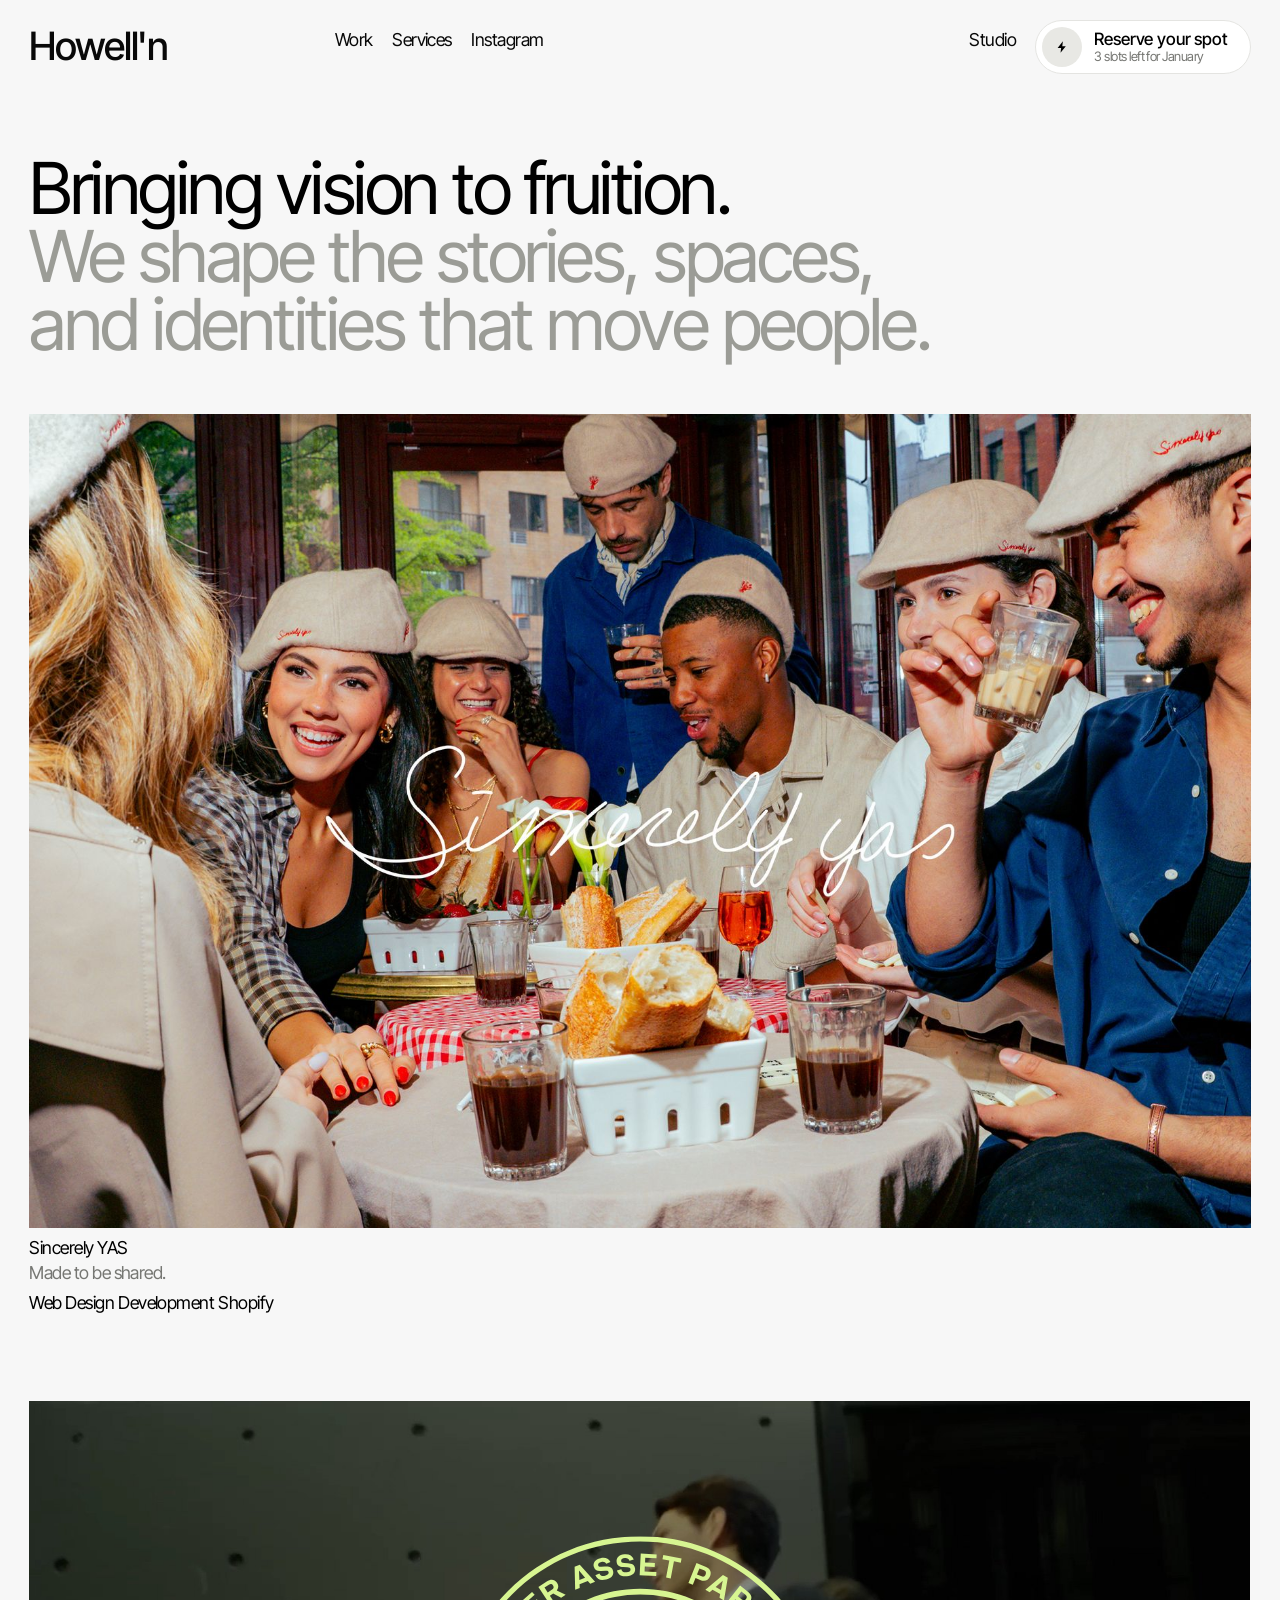
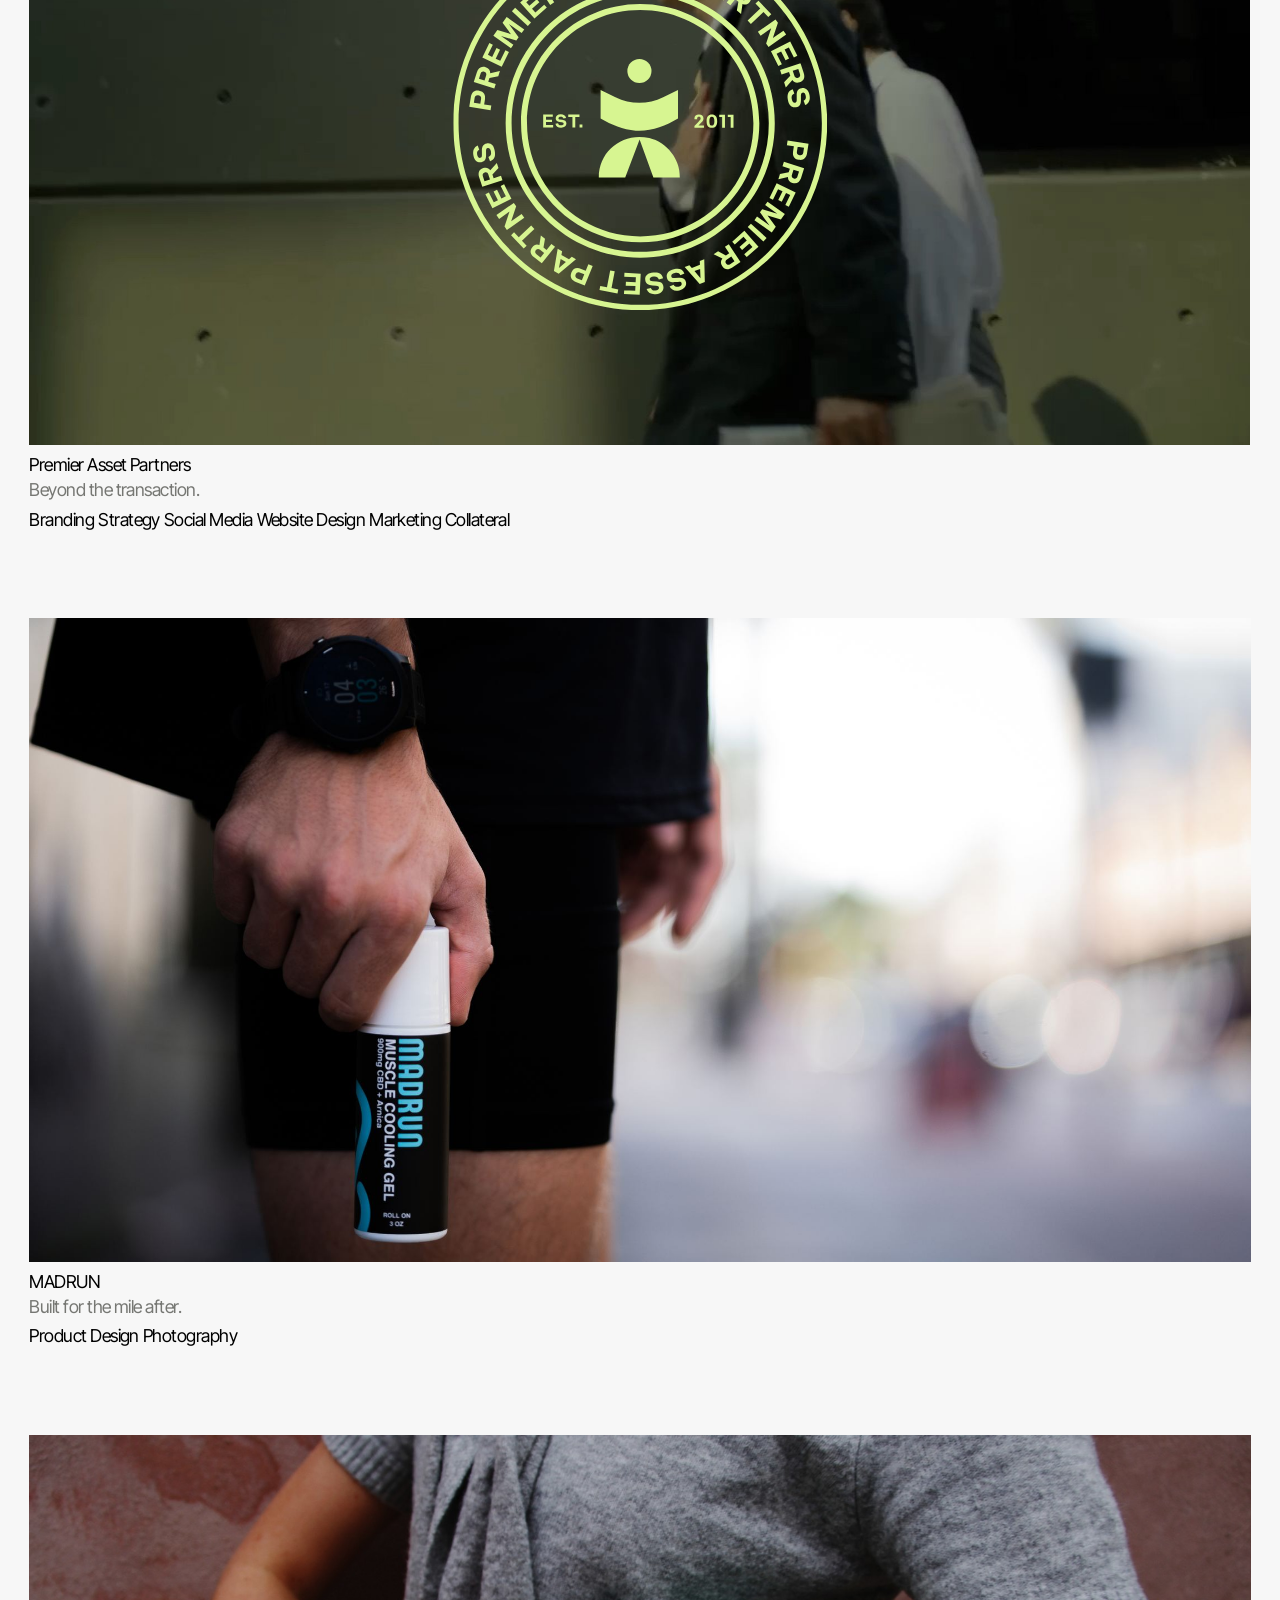
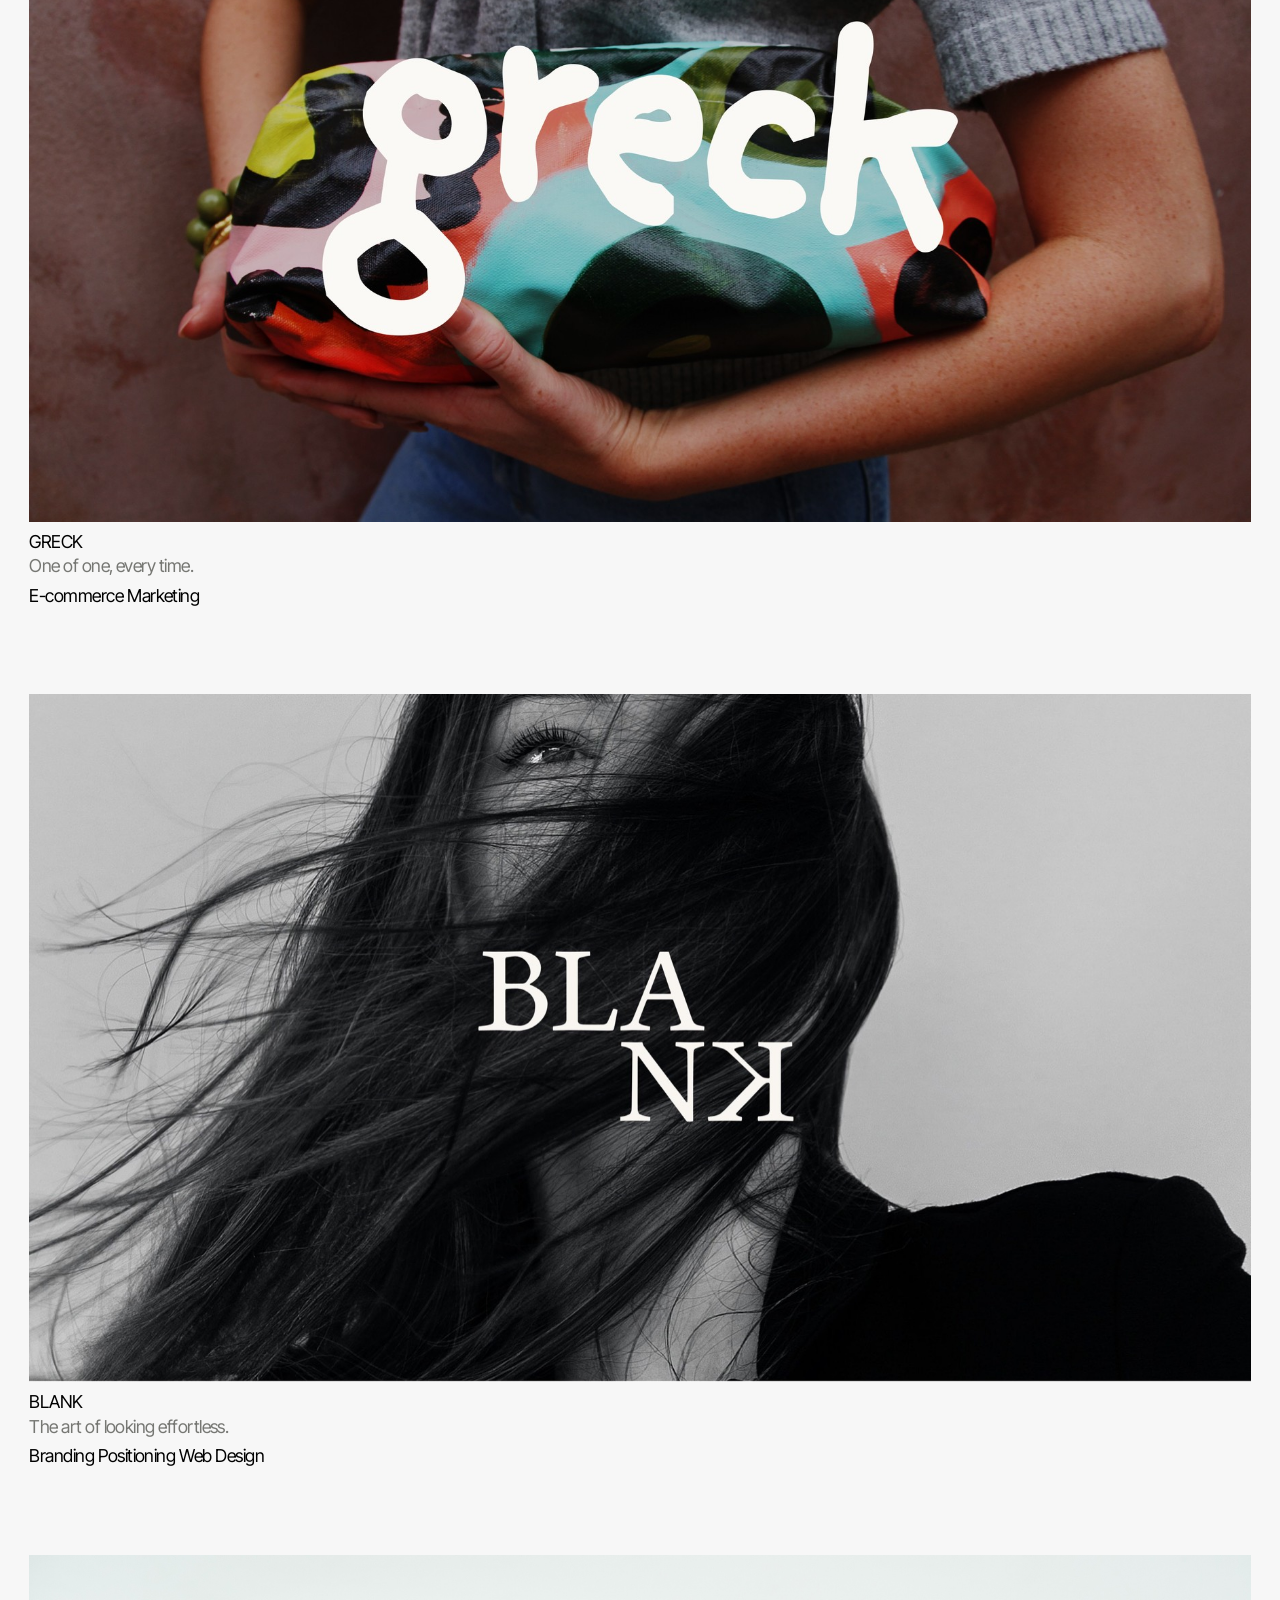
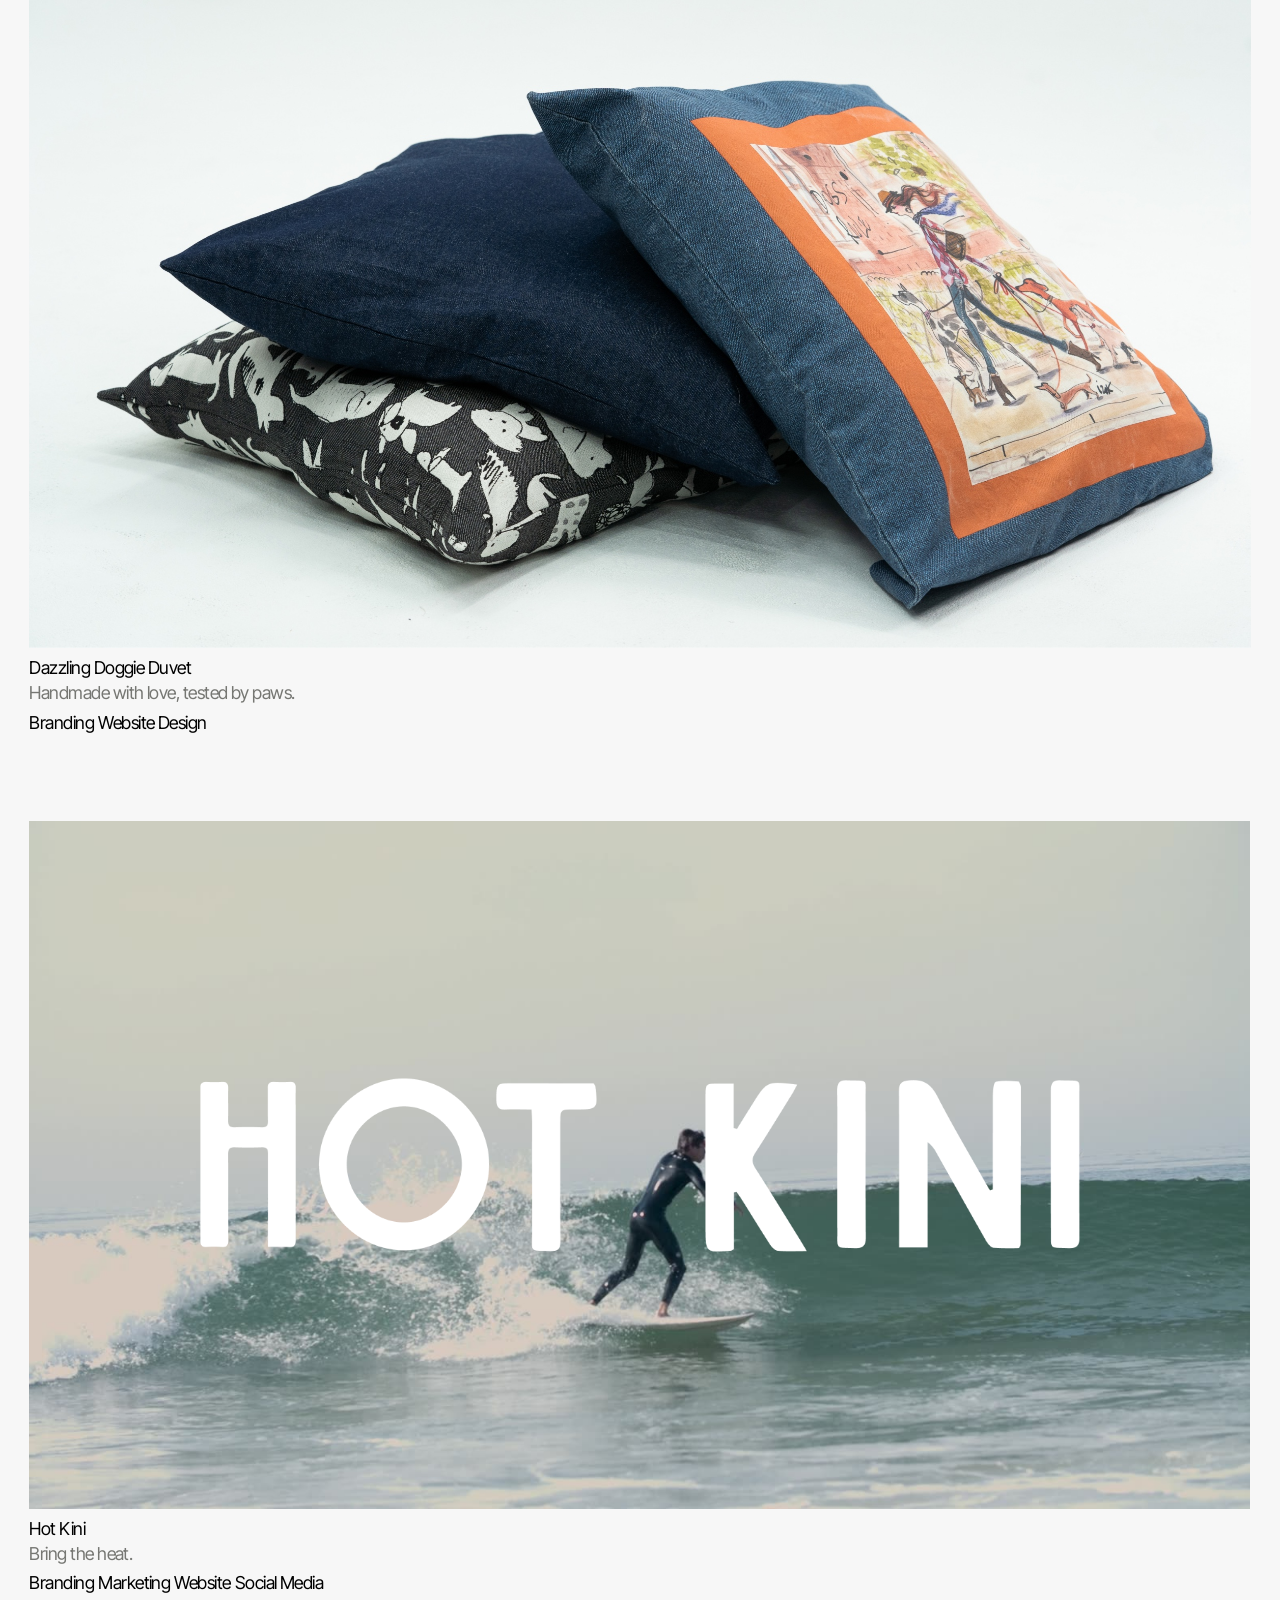
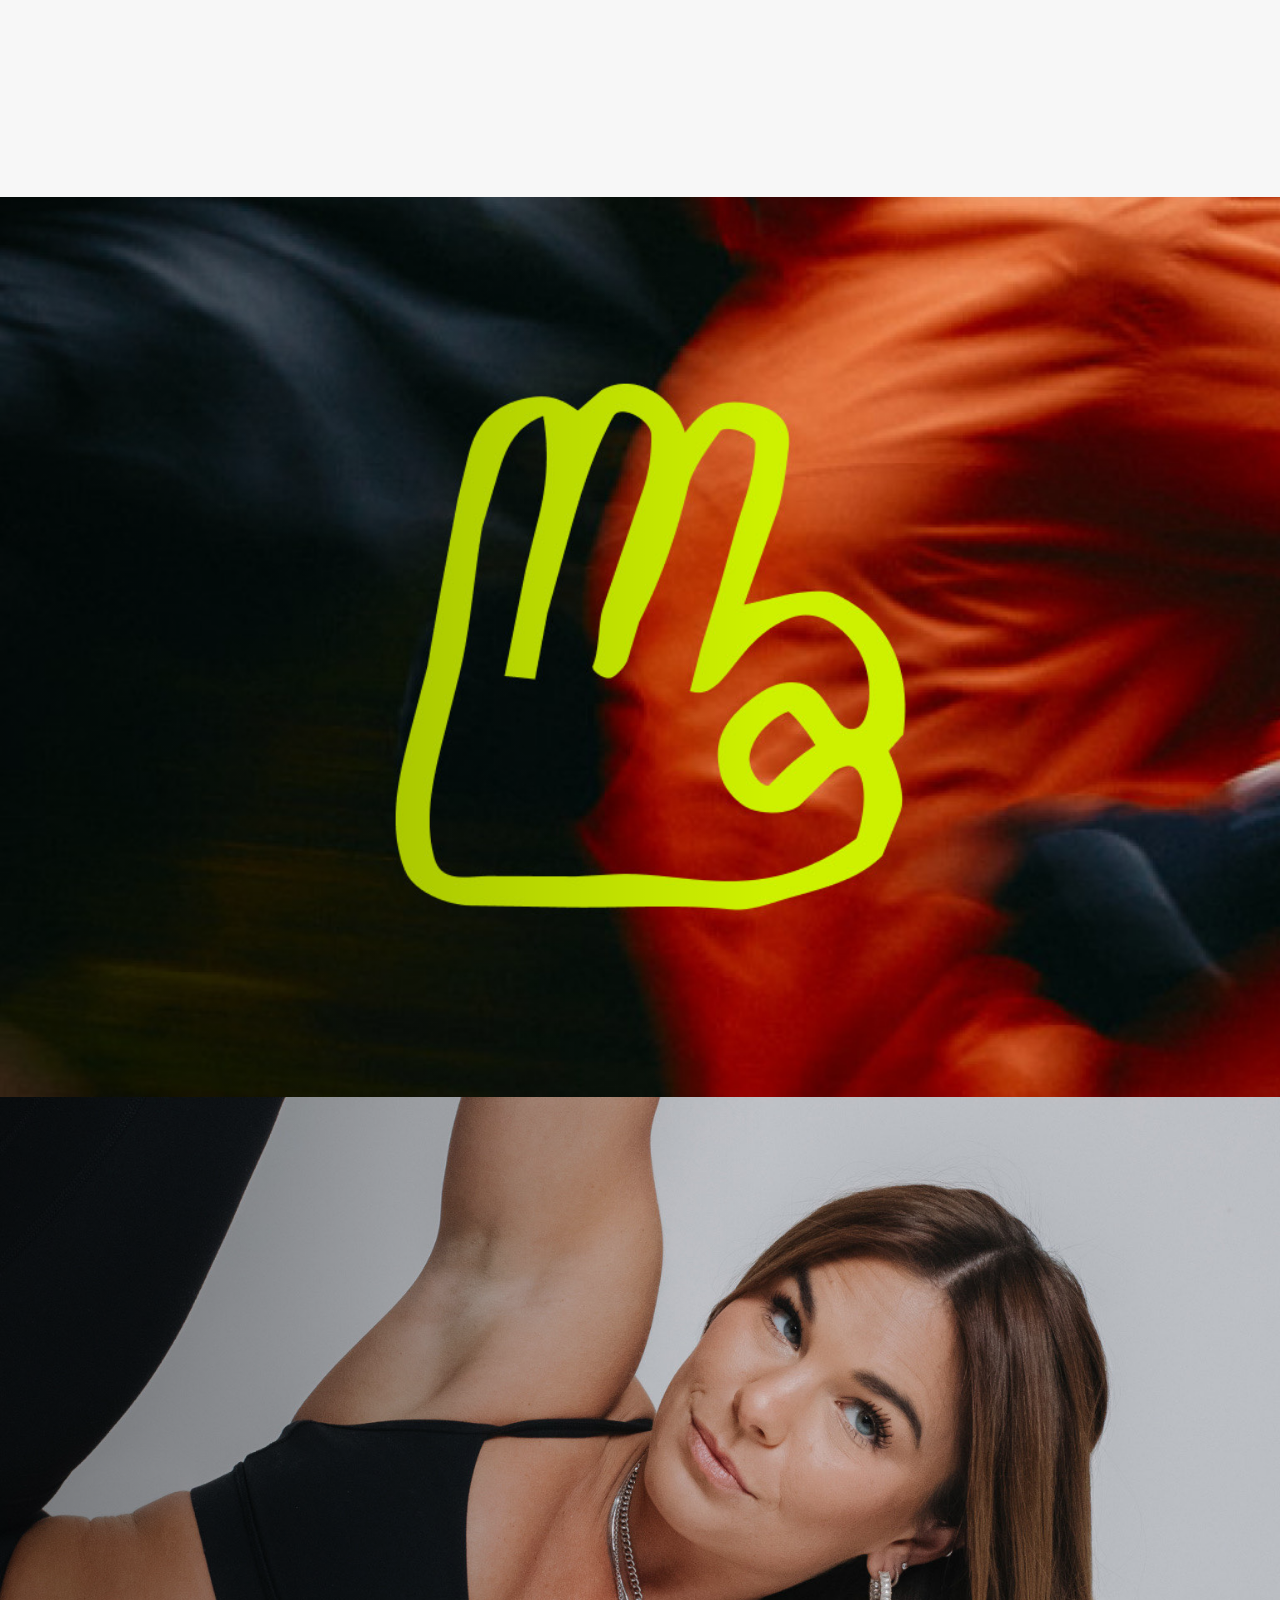
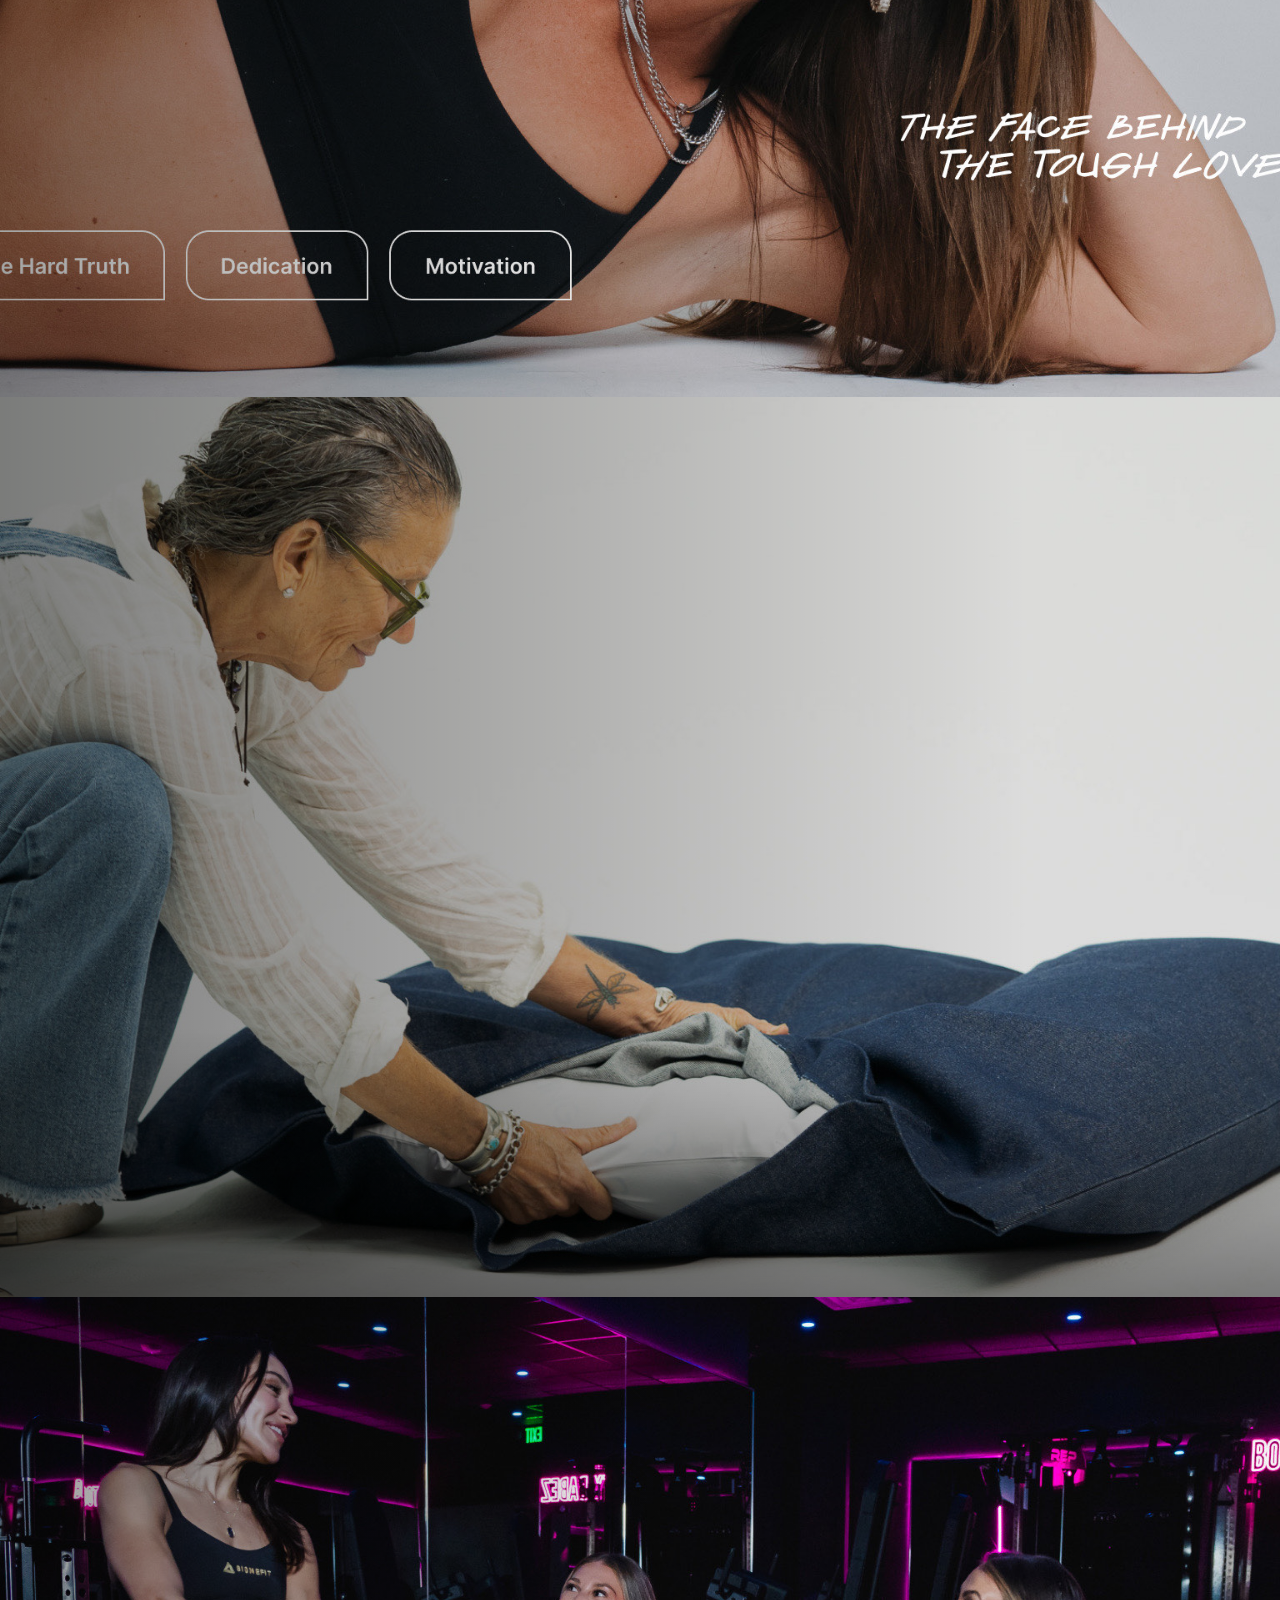
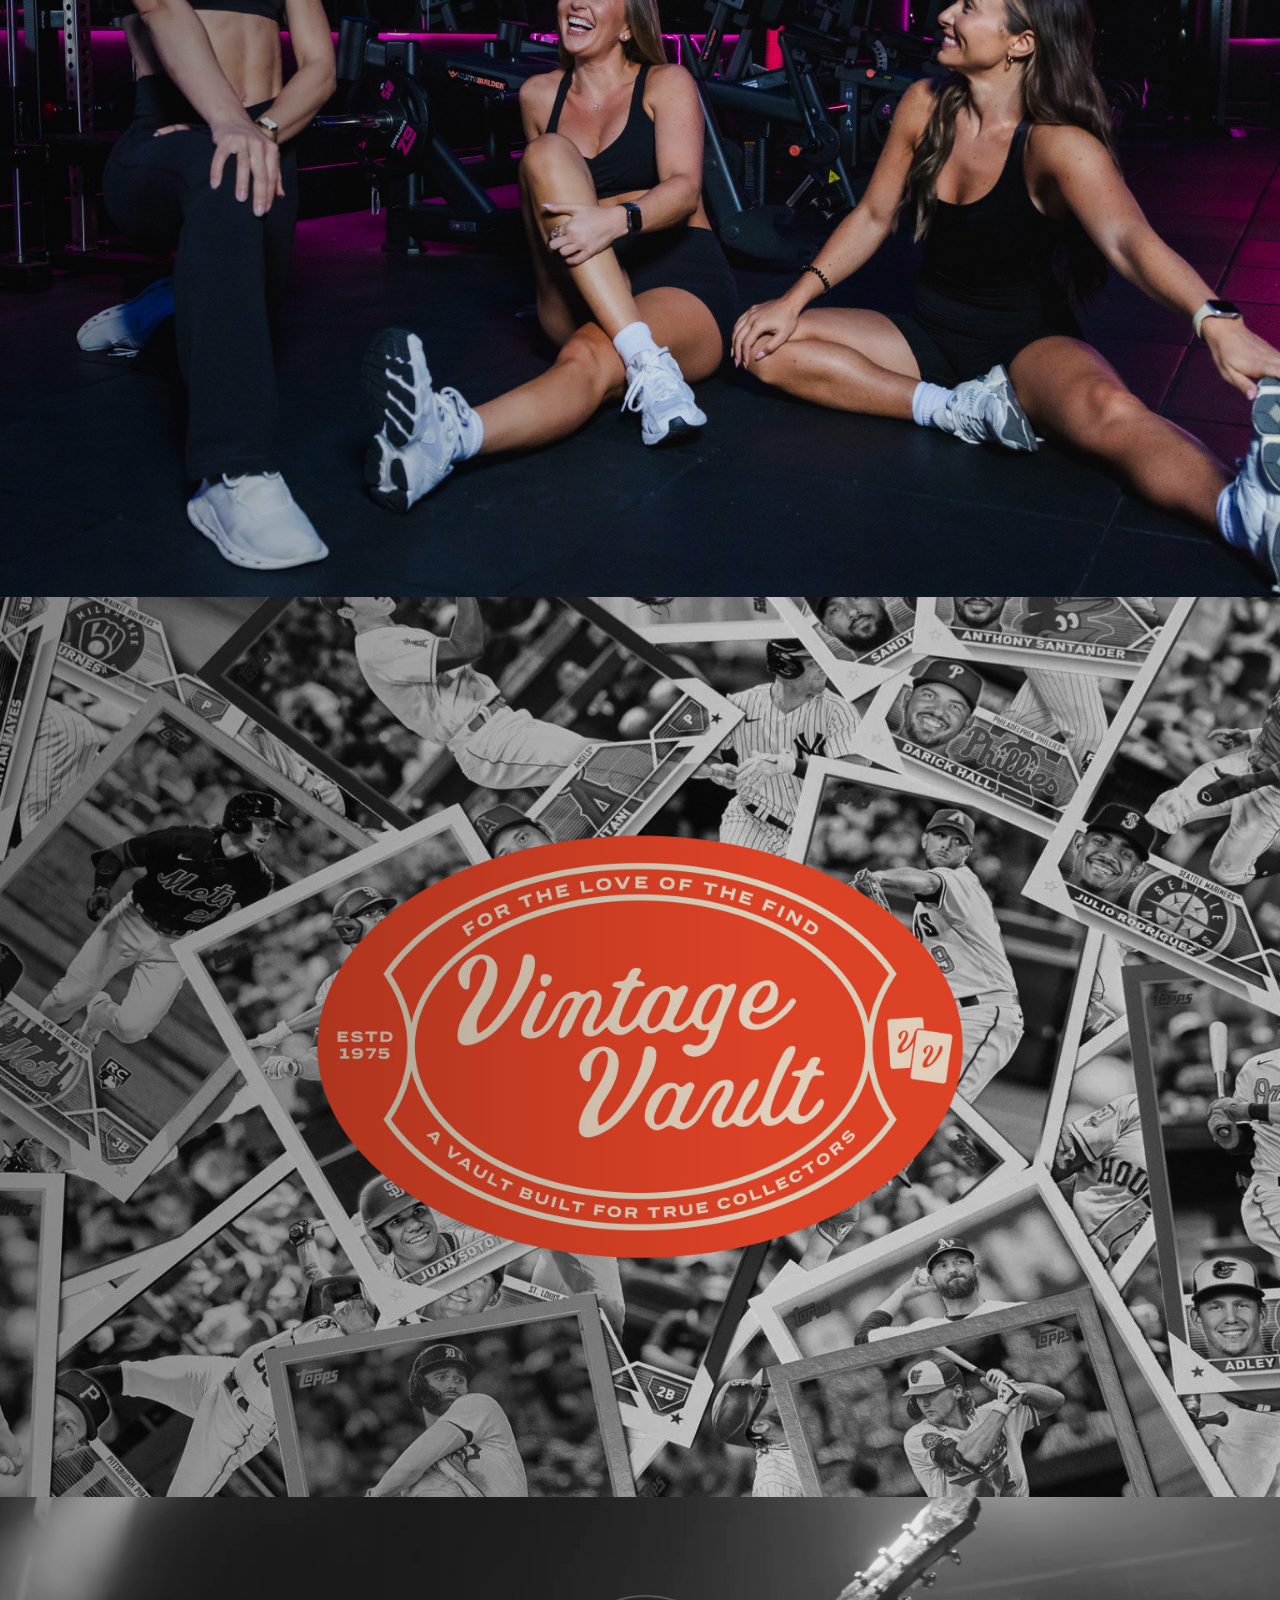
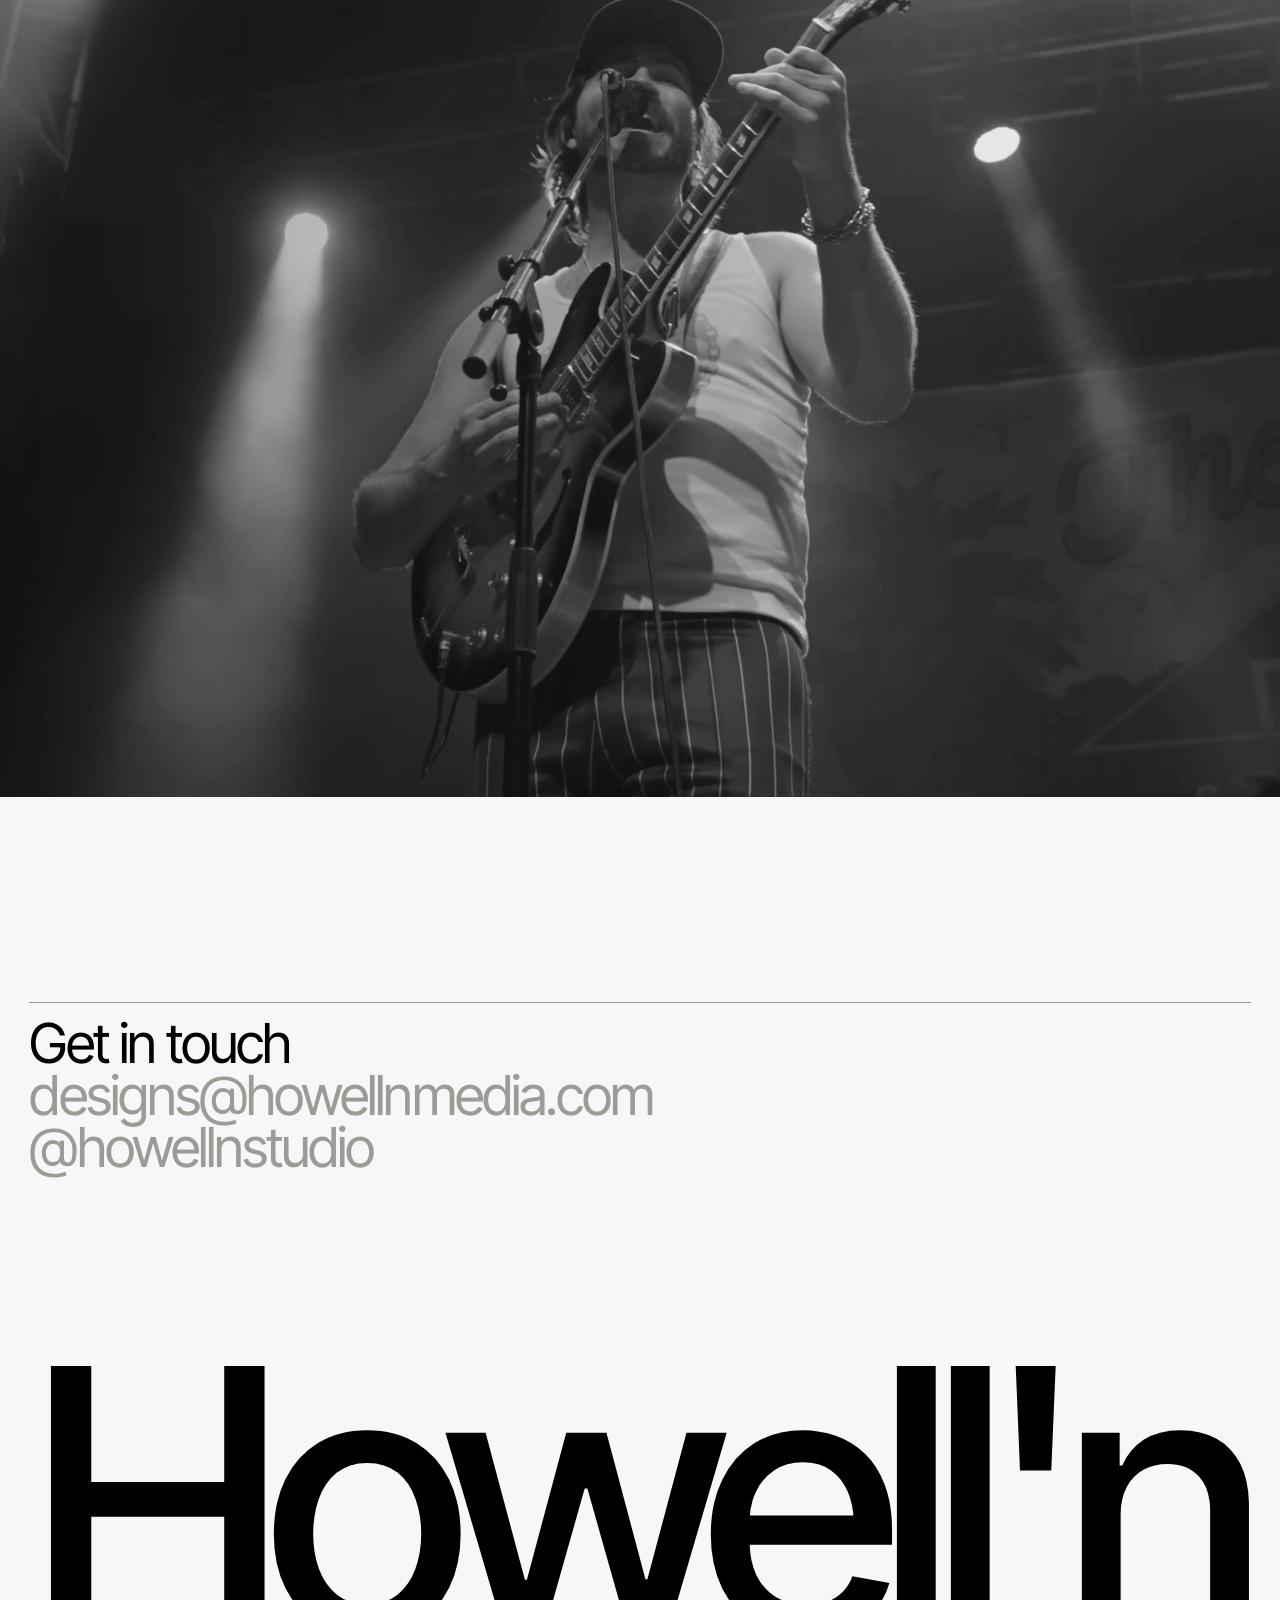
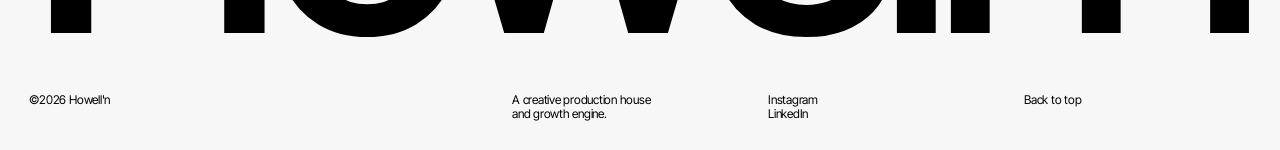
<file: index.html>
<!doctype html>
<html lang="en">
<head>
  <meta charset="utf-8">
  <!-- Until GitHub Pages "Enforce HTTPS" is on, send http visitors to the secure address -->
  <script>if (location.protocol === "http:" && /(^|\.)howelln\.com$/.test(location.hostname)) location.replace("https://howelln.com" + location.pathname + location.search + location.hash);</script>
  <meta name="viewport" content="width=device-width, initial-scale=1">
  <title>Howell'n</title>
  <meta name="description" content="Howell'n is a full-service creative agency pairing high-end visual storytelling with structured growth strategy.">
  <meta property="og:title" content="Howell'n">
  <meta property="og:description" content="Bringing vision to fruition.">
  <meta property="og:image" content="https://howelln.com/assets/img/og-image.jpg?v=2">
  <meta property="og:image:width" content="1200">
  <meta property="og:image:height" content="630">
  <meta name="twitter:card" content="summary_large_image">
  <link rel="icon" href="assets/img/favicon.svg?v=2" type="image/svg+xml">
  <link rel="icon" href="assets/img/favicon.png?v=2" type="image/png">
  <link rel="apple-touch-icon" href="assets/img/apple-touch-icon.png?v=2">
  <link rel="preconnect" href="https://fonts.googleapis.com">
  <link rel="preconnect" href="https://fonts.gstatic.com" crossorigin>
  <link href="https://fonts.googleapis.com/css2?family=Inter+Tight:wght@400;500&display=swap" rel="stylesheet">
  <link rel="stylesheet" href="styles.css?v=52">
</head>
<body class="is-loading">
  <a class="skip-link" href="#main">Skip to content</a>

  <!-- Intro loader -->
  <div class="loader" aria-hidden="true">
    <span>Howell'n</span>
  </div>

  <header class="header">
    <a class="header-logo" href="#top" aria-label="Howell'n, home">Howell'n</a>
    <nav class="header-nav" aria-label="Main">
      <a href="#work">Work</a>
      <a href="#capabilities">Services</a>
      <a href="https://www.instagram.com/howellnstudio/" target="_blank" rel="noopener">Instagram</a>
    </nav>
    <div class="header-right">
      <a href="/studio">Studio</a>
      <a class="header-contact" href="/contact">Contact</a>
    </div>
  </header>

  <main id="main">
    <span id="top"></span>

    <!-- Hero -->
    <section class="hero">
      <h1 class="hero-title">Bringing vision to fruition.<br><span>We shape the stories, spaces,<br> and identities that move people.</span></h1>
    </section>

    <!-- Selected work -->
    <section class="work" id="work">
      <div class="work-grid" id="work-grid"></div>
    </section>

    <!-- Capabilities -->
    <!-- Panels are built from window.CAPABILITIES in projects.js -->
    <div class="studio-stack" id="capabilities" data-studio-stack="capabilities" data-label="Capabilities"></div>

    <!-- Contact -->
    <section class="contact" id="contact">
      <h2 class="contact-title">Get in touch</h2>
      <a class="contact-link copy-email" href="mailto:designs@howellnmedia.com" data-email="designs@howellnmedia.com">
        <span class="copy">designs@howellnmedia.com</span><span class="copied">Copied</span>
      </a>
      <a class="contact-link" href="https://www.instagram.com/howellnstudio/" target="_blank" rel="noopener">@howellnstudio</a>
    </section>
  </main>

  <footer class="footer">
    <div class="footer-wordmark" aria-hidden="true"><span id="wordmark">Howell'n</span></div>
    <div class="footer-meta">
      <p>&copy;<span id="year">2026</span> Howell'n</p>
      <p>A creative production house<br>and growth engine.</p>
      <p>
        <a href="https://www.instagram.com/howellnstudio/" target="_blank" rel="noopener">Instagram</a><br>
        <a href="https://www.linkedin.com/company/howell-n-media/" target="_blank" rel="noopener">LinkedIn</a>
      </p>
      <p><a href="#top">Back to top</a></p>
    </div>
  </footer>

  <script src="projects.js?v=52"></script>
  <script src="main.js?v=52"></script>
</body>
</html>
</file>
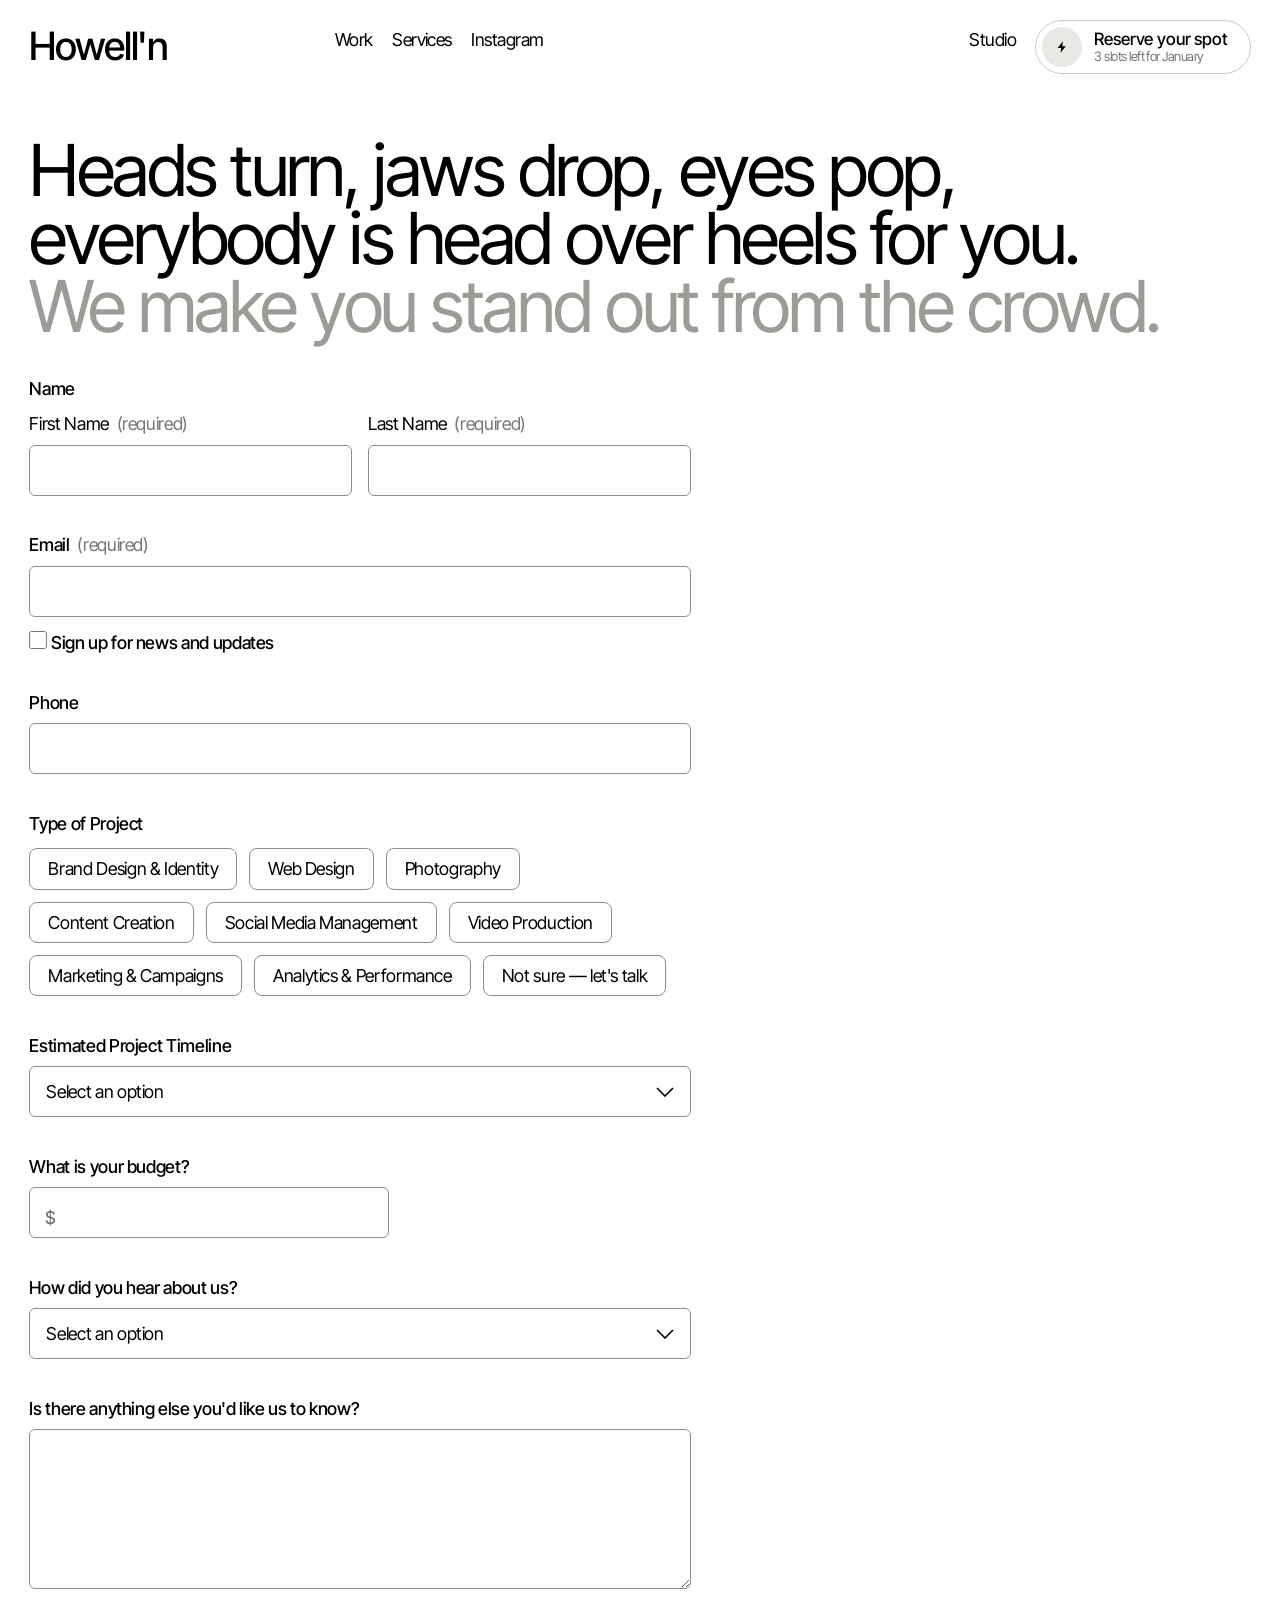
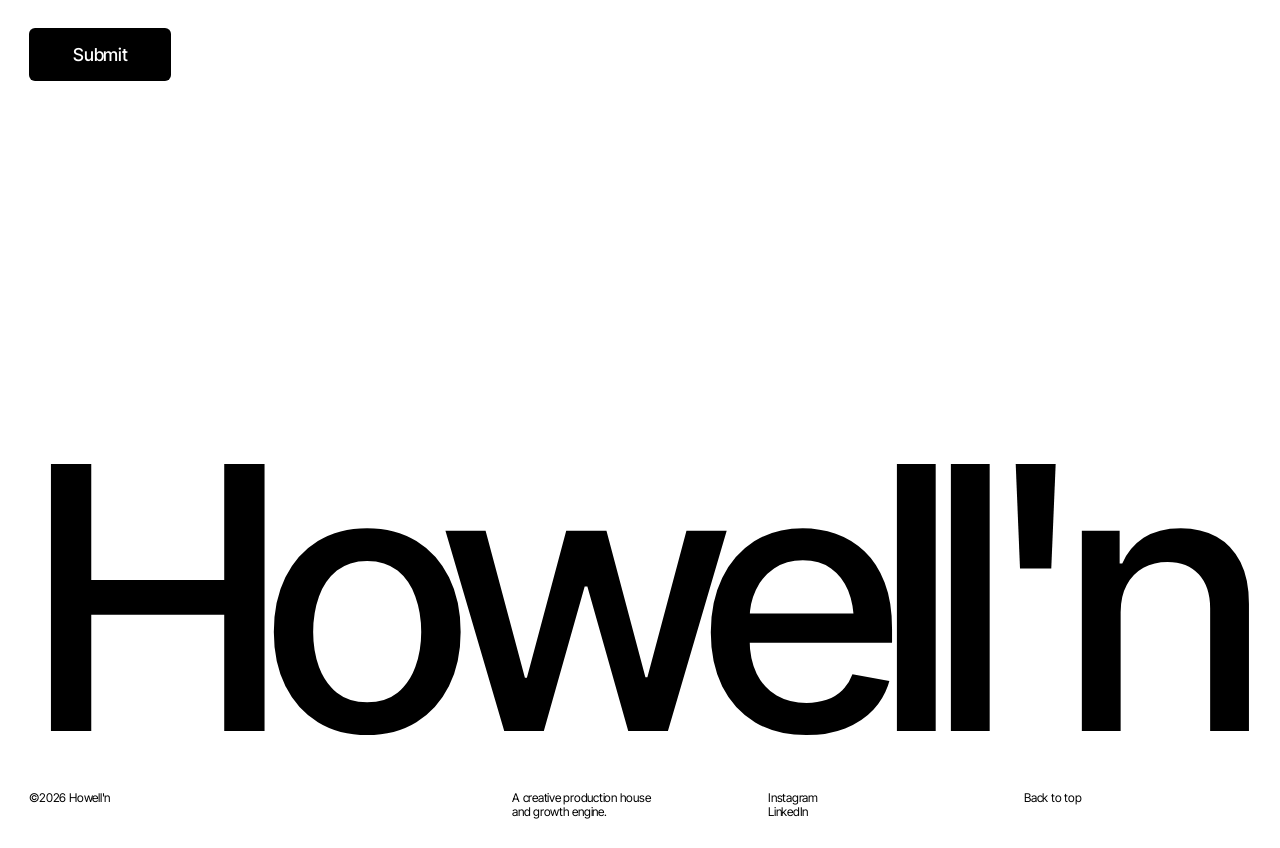
<file: contact.html>
<!doctype html>
<html lang="en">
<head>
  <meta charset="utf-8">
  <!-- Until GitHub Pages "Enforce HTTPS" is on, send http visitors to the secure address -->
  <script>if (location.protocol === "http:" && /(^|\.)howelln\.com$/.test(location.hostname)) location.replace("https://howelln.com" + location.pathname + location.search + location.hash);</script>
  <meta name="viewport" content="width=device-width, initial-scale=1">
  <title>Contact — Howell'n</title>
  <meta name="description" content="Start a project with Howell'n.">
  <meta property="og:title" content="Contact — Howell'n">
  <meta property="og:description" content="Bringing vision to fruition.">
  <meta property="og:image" content="https://howelln.com/assets/img/og-image.jpg?v=2">
  <meta property="og:image:width" content="1200">
  <meta property="og:image:height" content="630">
  <meta name="twitter:card" content="summary_large_image">
  <link rel="icon" href="assets/img/favicon.svg?v=2" type="image/svg+xml">
  <link rel="icon" href="assets/img/favicon.png?v=2" type="image/png">
  <link rel="apple-touch-icon" href="assets/img/apple-touch-icon.png?v=2">
  <link rel="preconnect" href="https://fonts.googleapis.com">
  <link rel="preconnect" href="https://fonts.gstatic.com" crossorigin>
  <link href="https://fonts.googleapis.com/css2?family=Inter+Tight:wght@400;500&display=swap" rel="stylesheet">
  <link rel="stylesheet" href="styles.css?v=52">
</head>
<body class="page-contact">
  <a class="skip-link" href="#main">Skip to content</a>

  <header class="header">
    <a class="header-logo" href="/" aria-label="Howell'n, home">Howell'n</a>
    <nav class="header-nav" aria-label="Main">
      <a href="/#work">Work</a>
      <a href="/#capabilities">Services</a>
      <a href="https://www.instagram.com/howellnstudio/" target="_blank" rel="noopener">Instagram</a>
    </nav>
    <div class="header-right">
      <a href="/studio">Studio</a>
      <a class="header-contact" href="/contact" aria-current="page">Contact</a>
    </div>
  </header>

  <main id="main" class="contact-page">
    <span id="top"></span>

    <section class="hero">
      <h1 class="hero-title">Heads turn, jaws drop, eyes pop, everybody is head over heels for you.<br><span>We make you stand out from the crowd.</span></h1>
    </section>

    <!-- Entries go to Formspree (data-endpoint). If that address is ever removed, Submit
         falls back to opening the visitor's email app with everything filled in. -->
    <form class="cf" id="contact-form" data-endpoint="https://formspree.io/f/xqppbbpr" data-email="designs@howellnmedia.com" novalidate>
      <input type="hidden" name="_subject" value="New project enquiry from the Howell'n website">
      <fieldset class="cf-field">
        <legend>Name</legend>
        <div class="cf-row">
          <label>First Name <em>(required)</em><input type="text" name="First name" autocomplete="given-name" required></label>
          <label>Last Name <em>(required)</em><input type="text" name="Last name" autocomplete="family-name" required></label>
        </div>
      </fieldset>

      <div class="cf-field">
        <label>Email <em>(required)</em><input type="email" name="email" autocomplete="email" required></label>
        <label class="cf-check"><input type="checkbox" name="Newsletter" value="Yes"> Sign up for news and updates</label>
      </div>

      <div class="cf-field">
        <label>Phone<input type="tel" name="Phone" autocomplete="tel"></label>
      </div>

      <fieldset class="cf-field">
        <legend>Type of Project</legend>
        <div class="cf-pills">
          <label><input type="checkbox" name="Project type" value="Brand Design & Identity"><span>Brand Design &amp; Identity</span></label>
          <label><input type="checkbox" name="Project type" value="Web Design"><span>Web Design</span></label>
          <label><input type="checkbox" name="Project type" value="Photography"><span>Photography</span></label>
          <label><input type="checkbox" name="Project type" value="Content Creation"><span>Content Creation</span></label>
          <label><input type="checkbox" name="Project type" value="Social Media Management"><span>Social Media Management</span></label>
          <label><input type="checkbox" name="Project type" value="Video Production"><span>Video Production</span></label>
          <label><input type="checkbox" name="Project type" value="Marketing & Campaigns"><span>Marketing &amp; Campaigns</span></label>
          <label><input type="checkbox" name="Project type" value="Analytics & Performance"><span>Analytics &amp; Performance</span></label>
          <label><input type="checkbox" name="Project type" value="Not sure — let's talk"><span>Not sure — let's talk</span></label>
        </div>
      </fieldset>

      <div class="cf-field">
        <label>Estimated Project Timeline
          <select name="Timeline">
            <option value="">Select an option</option>
            <option>As soon as possible</option>
            <option>Within 1 month</option>
            <option>1–3 months</option>
            <option>3–6 months</option>
            <option>6+ months</option>
            <option>Flexible</option>
          </select>
        </label>
      </div>

      <div class="cf-field">
        <label>What is your budget?
          <span class="cf-money"><span aria-hidden="true">$</span><input type="text" name="Budget" inputmode="decimal"></span>
        </label>
      </div>

      <div class="cf-field">
        <label>How did you hear about us?
          <select name="Heard about us">
            <option value="">Select an option</option>
            <option>Instagram</option>
            <option>Referral / word of mouth</option>
            <option>Google</option>
            <option>LinkedIn</option>
            <option>Saw our work</option>
            <option>Other</option>
          </select>
        </label>
      </div>

      <div class="cf-field">
        <label>Is there anything else you'd like us to know?<textarea name="Message" rows="6"></textarea></label>
      </div>

      <button class="cf-submit" type="submit">Submit</button>
      <p class="cf-status" role="status" aria-live="polite"></p>
    </form>
  </main>

  <footer class="footer">
    <div class="footer-wordmark" aria-hidden="true"><span id="wordmark">Howell'n</span></div>
    <div class="footer-meta">
      <p>&copy;<span id="year">2026</span> Howell'n</p>
      <p>A creative production house<br>and growth engine.</p>
      <p>
        <a href="https://www.instagram.com/howellnstudio/" target="_blank" rel="noopener">Instagram</a><br>
        <a href="https://www.linkedin.com/company/howell-n-media/" target="_blank" rel="noopener">LinkedIn</a>
      </p>
      <p><a href="#top">Back to top</a></p>
    </div>
  </footer>

  <script src="projects.js?v=52"></script>
  <script src="main.js?v=52"></script>
</body>
</html>
</file>
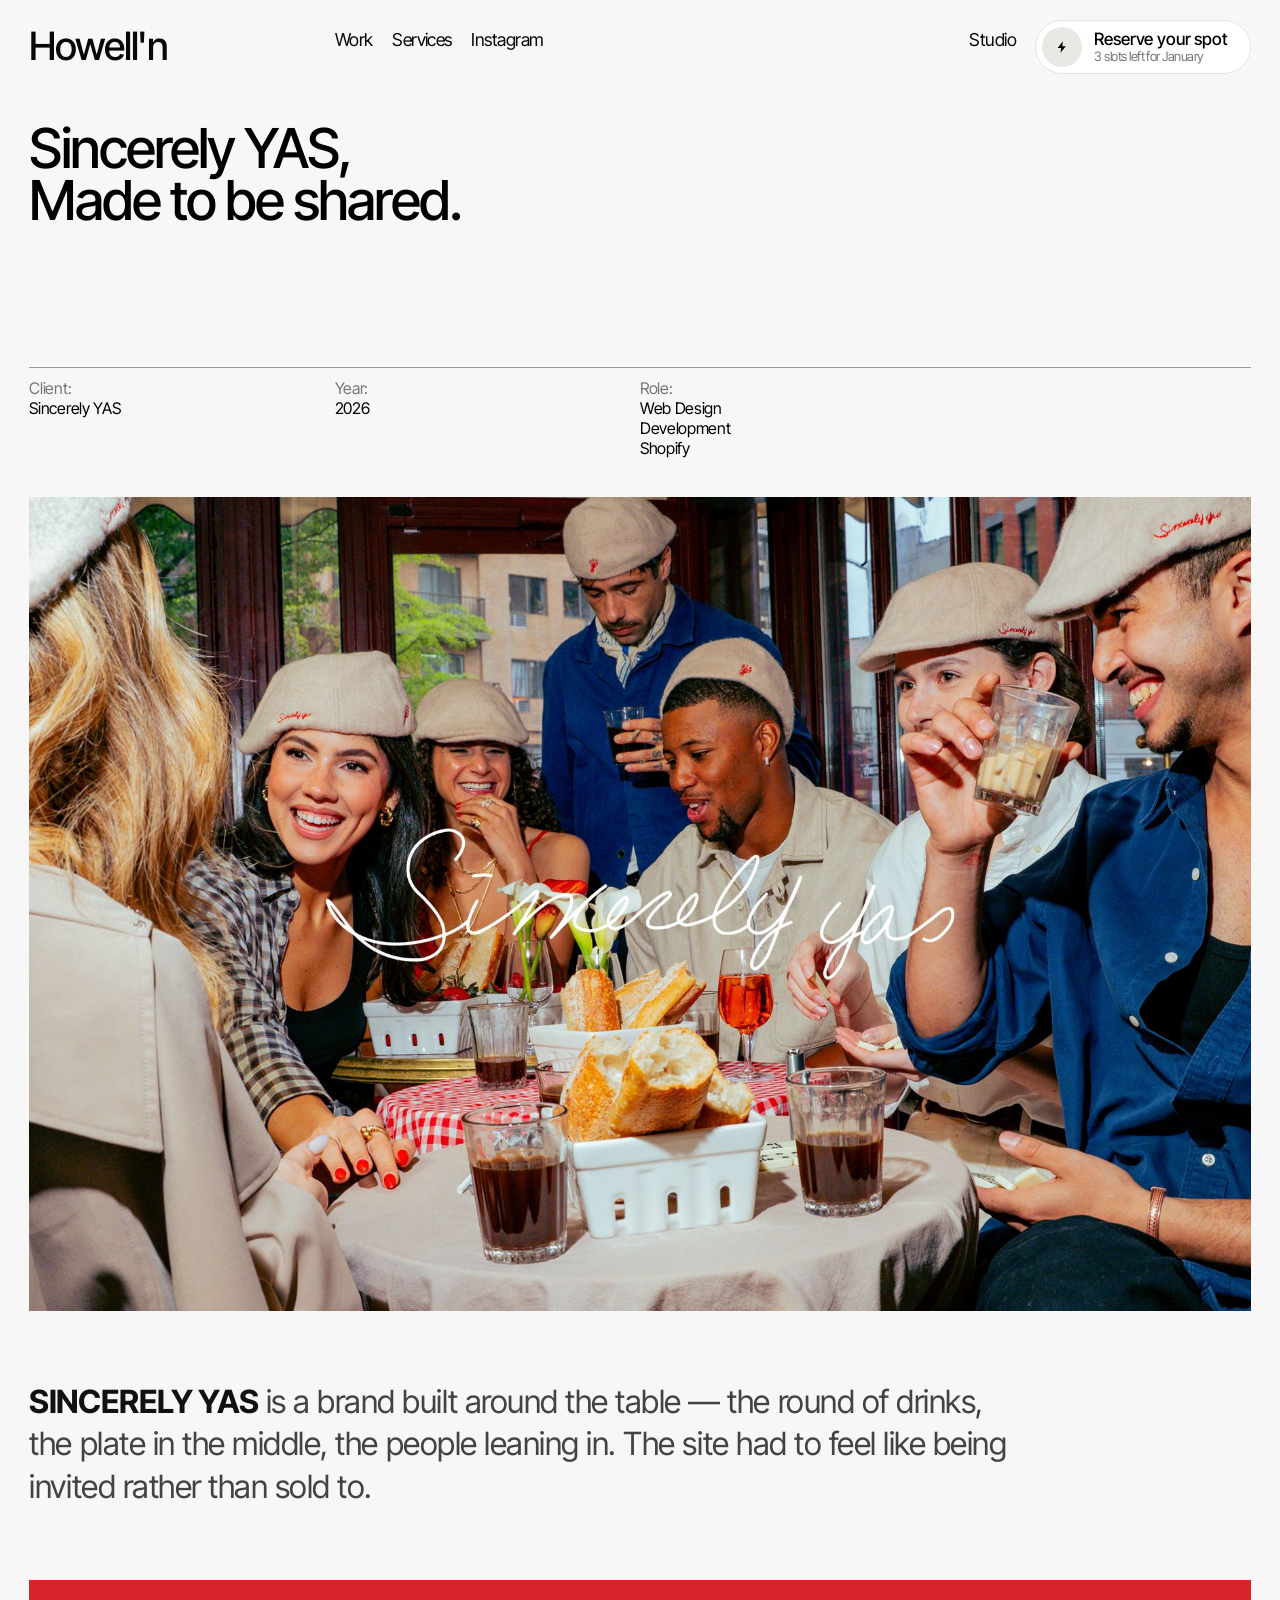
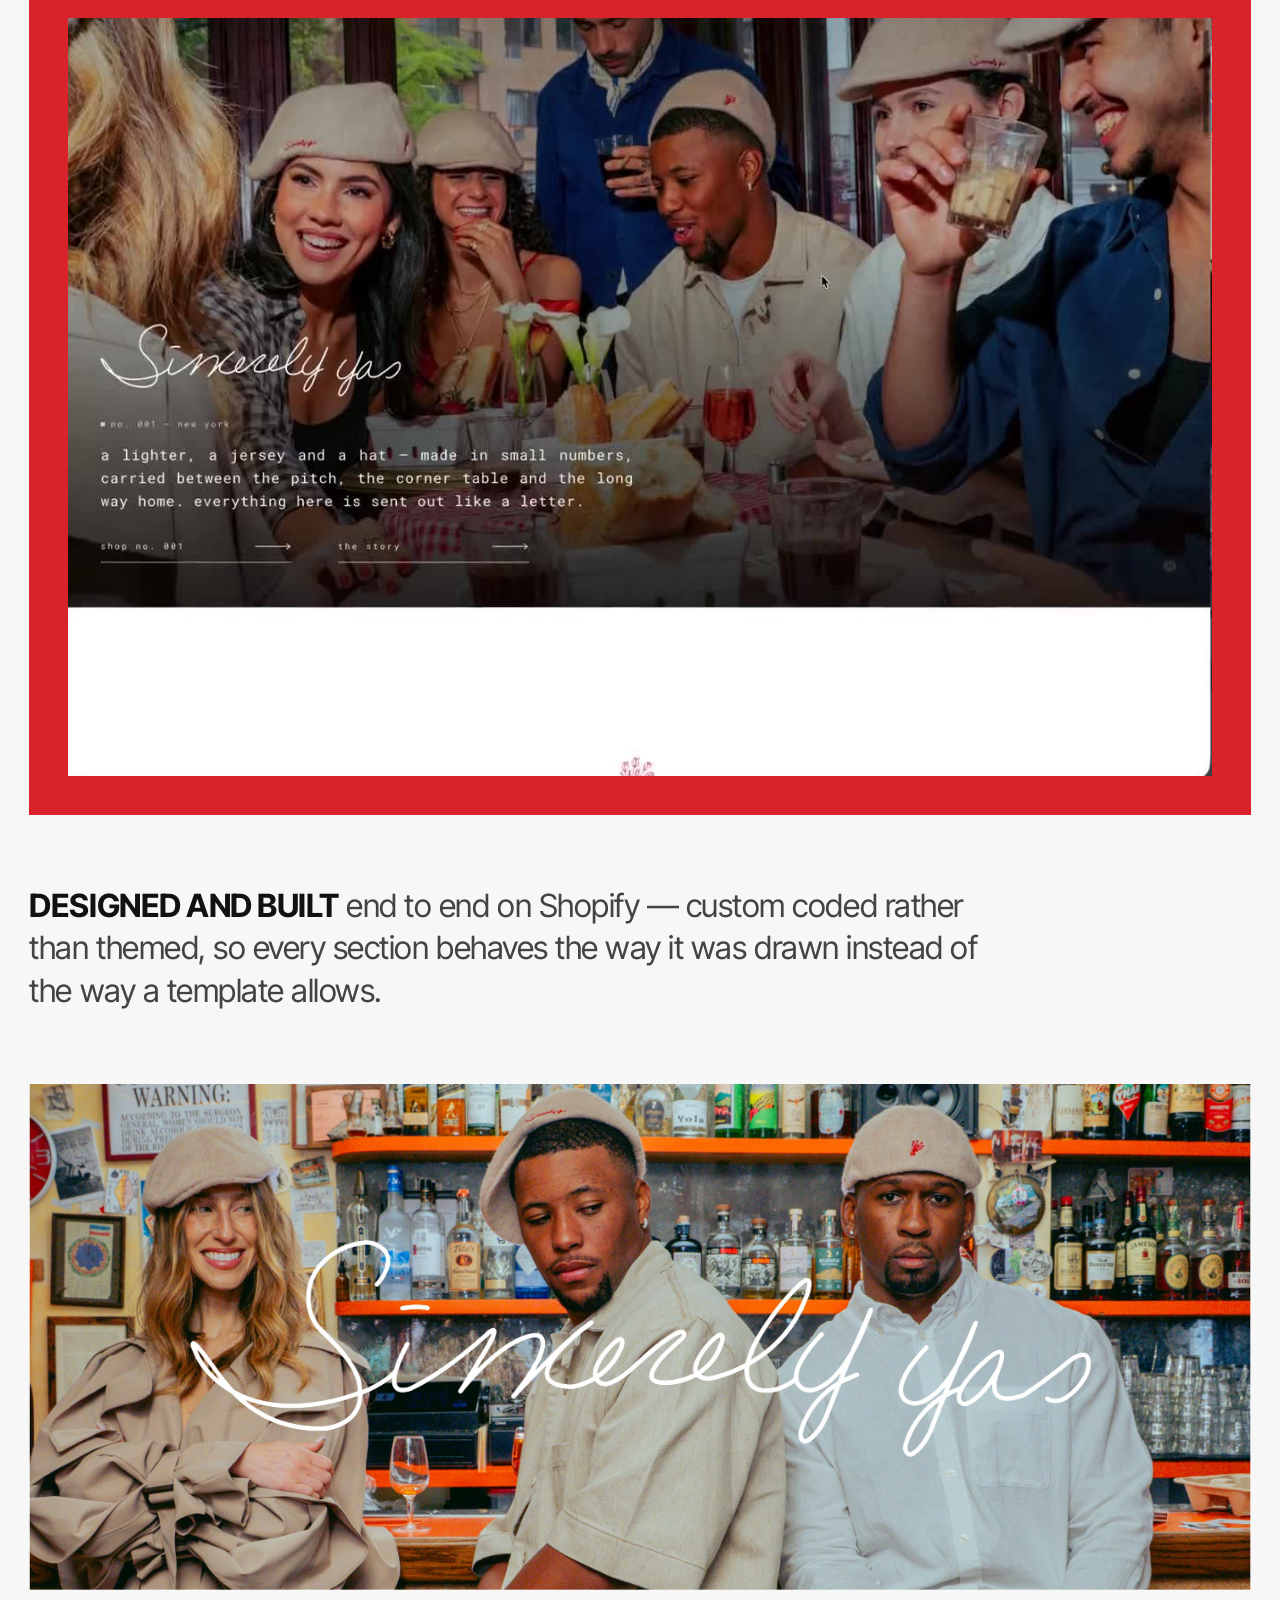
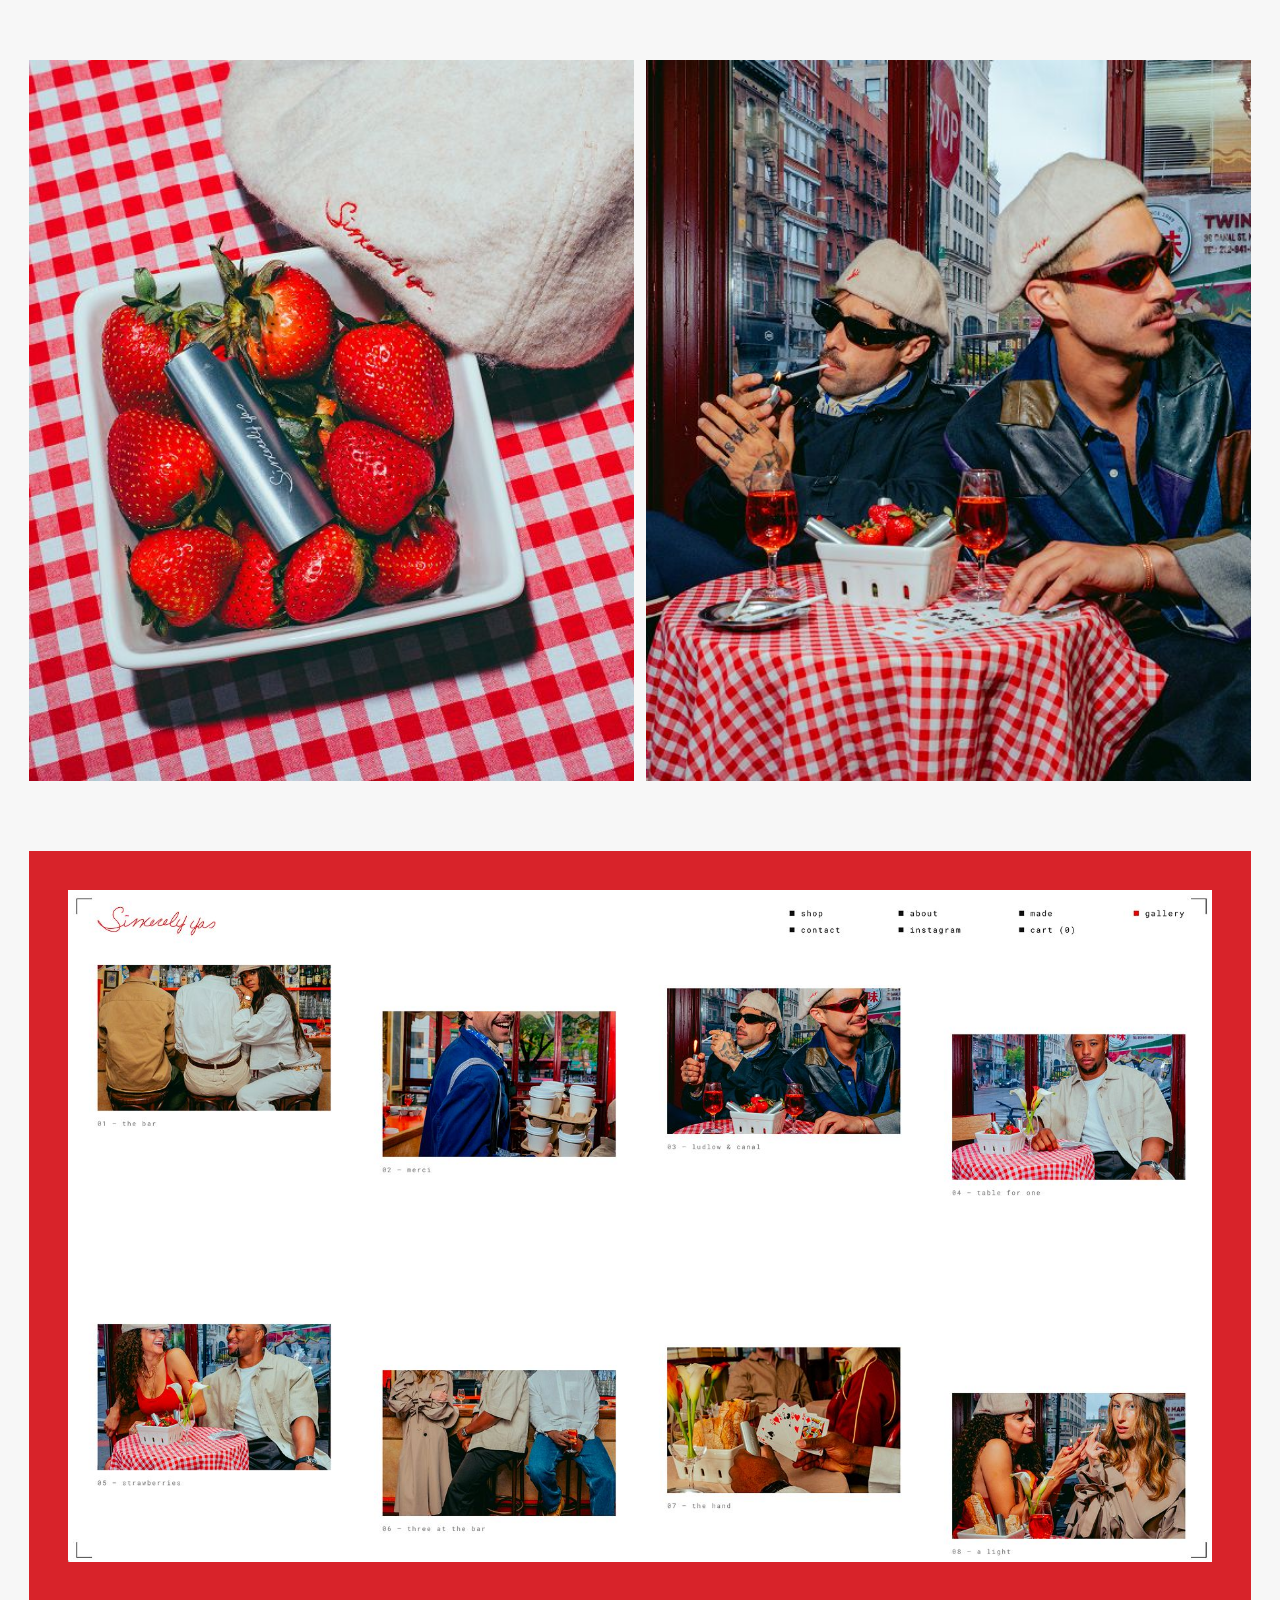
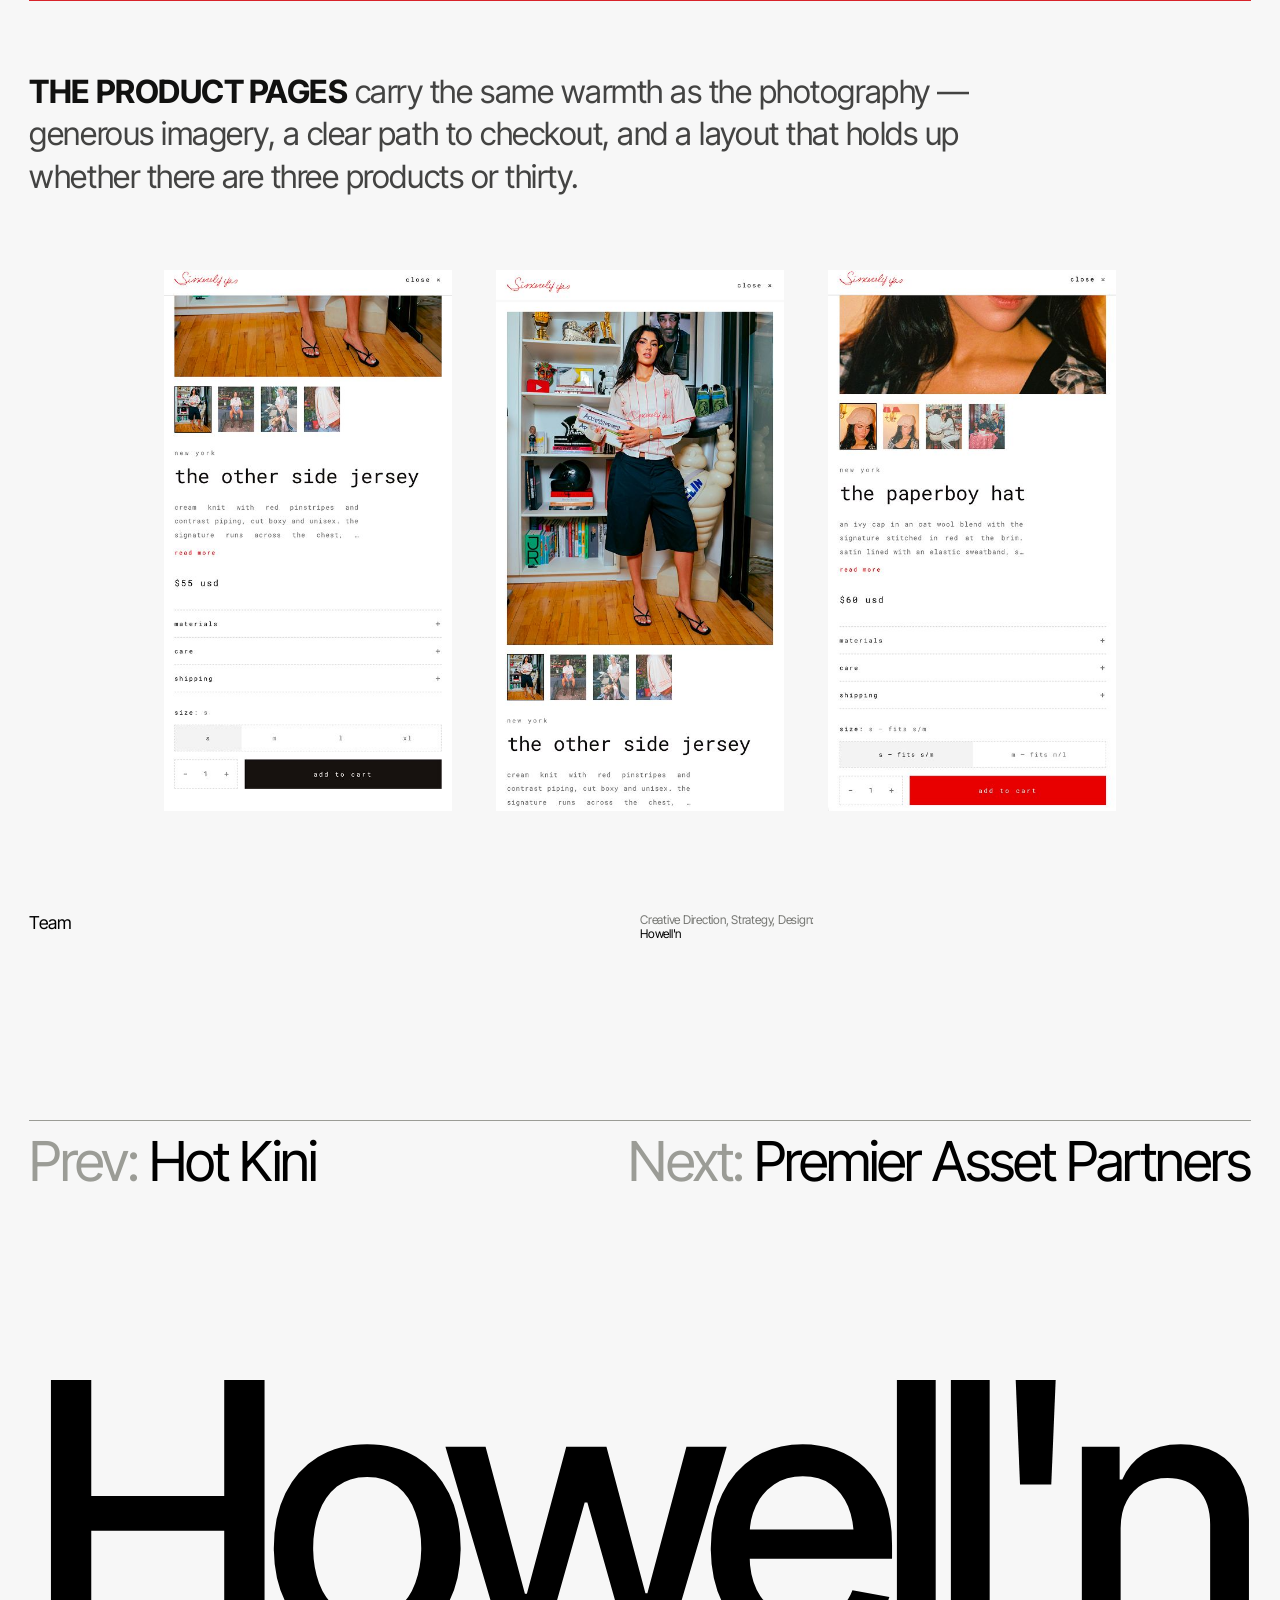
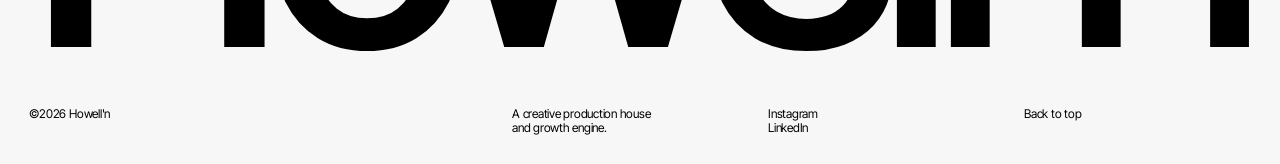
<file: project.html>
<!doctype html>
<html lang="en">
<head>
  <meta charset="utf-8">
  <!-- Until GitHub Pages "Enforce HTTPS" is on, send http visitors to the secure address -->
  <script>if (location.protocol === "http:" && /(^|\.)howelln\.com$/.test(location.hostname)) location.replace("https://howelln.com" + location.pathname + location.search + location.hash);</script>
  <meta name="viewport" content="width=device-width, initial-scale=1">
  <title>Project — Howell'n</title>
  <meta name="description" content="Selected work by Howell'n.">
  <meta property="og:title" content="Howell'n">
  <meta property="og:description" content="Bringing vision to fruition.">
  <meta property="og:image" content="https://howelln.com/assets/img/og-image.jpg?v=2">
  <meta property="og:image:width" content="1200">
  <meta property="og:image:height" content="630">
  <meta name="twitter:card" content="summary_large_image">
  <link rel="icon" href="assets/img/favicon.svg?v=2" type="image/svg+xml">
  <link rel="icon" href="assets/img/favicon.png?v=2" type="image/png">
  <link rel="apple-touch-icon" href="assets/img/apple-touch-icon.png?v=2">
  <link rel="preconnect" href="https://fonts.googleapis.com">
  <link rel="preconnect" href="https://fonts.gstatic.com" crossorigin>
  <link href="https://fonts.googleapis.com/css2?family=42dot+Sans:wght@600&family=Inter:wght@300&family=Inter+Tight:wght@400;500;700&family=Roboto+Mono&family=Square+Peg&display=swap" rel="stylesheet">
  <link rel="stylesheet" href="styles.css?v=52">
</head>
<body class="page-project">
  <a class="skip-link" href="#main">Skip to content</a>

  <header class="header">
    <a class="header-logo" href="/" aria-label="Howell'n, home">Howell'n</a>
    <nav class="header-nav" aria-label="Main">
      <a href="/#work">Work</a>
      <a href="/#capabilities">Services</a>
      <a href="https://www.instagram.com/howellnstudio/" target="_blank" rel="noopener">Instagram</a>
    </nav>
    <div class="header-right">
      <a href="/studio">Studio</a>
      <a class="header-contact" href="/contact">Contact</a>
    </div>
  </header>

  <!-- Everything inside #project is rendered from projects.js -->
  <main id="main">
    <article class="project" id="project"></article>
  </main>

  <footer class="footer">
    <div class="footer-wordmark" aria-hidden="true"><span id="wordmark">Howell'n</span></div>
    <div class="footer-meta">
      <p>&copy;<span id="year">2026</span> Howell'n</p>
      <p>A creative production house<br>and growth engine.</p>
      <p>
        <a href="https://www.instagram.com/howellnstudio/" target="_blank" rel="noopener">Instagram</a><br>
        <a href="https://www.linkedin.com/company/howell-n-media/" target="_blank" rel="noopener">LinkedIn</a>
      </p>
      <p><a href="#top">Back to top</a></p>
    </div>
  </footer>

  <script src="projects.js?v=52"></script>
  <script src="project.js?v=52"></script>
  <script src="main.js?v=52"></script>
</body>
</html>
</file>
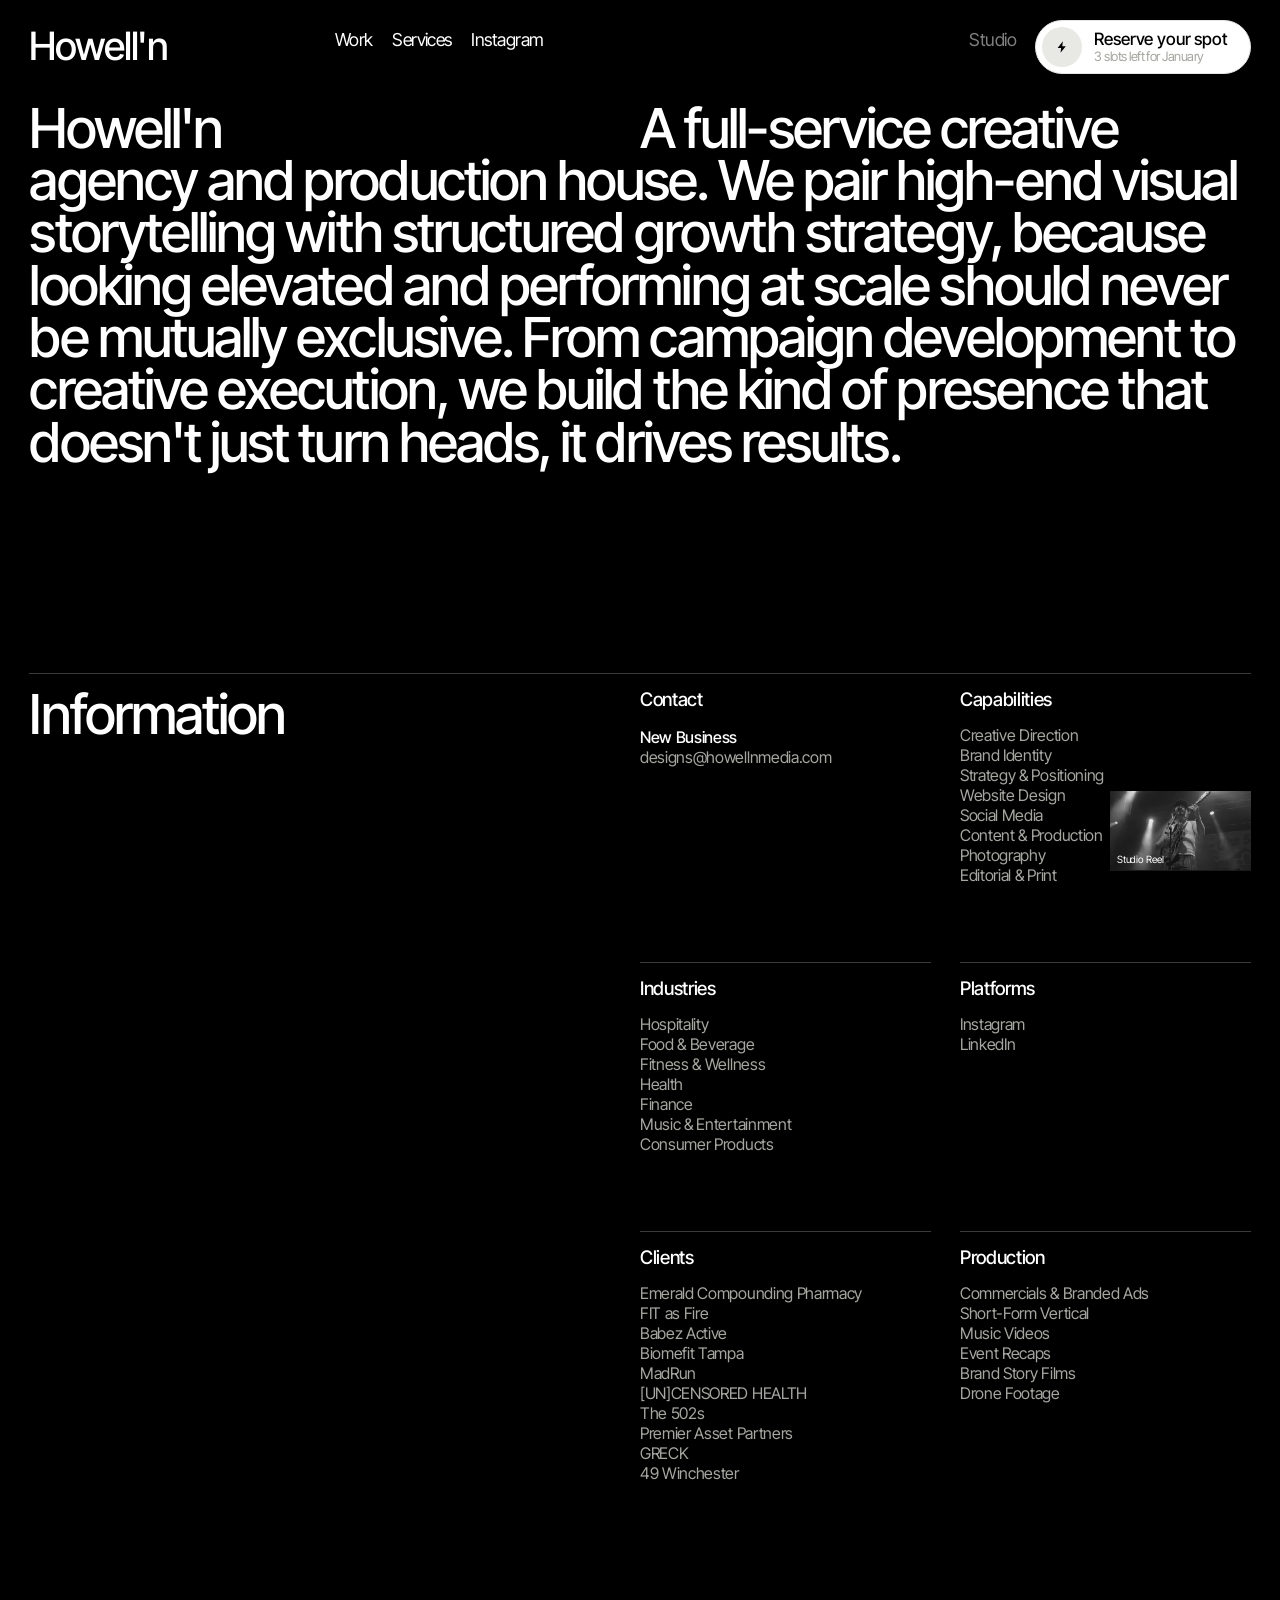
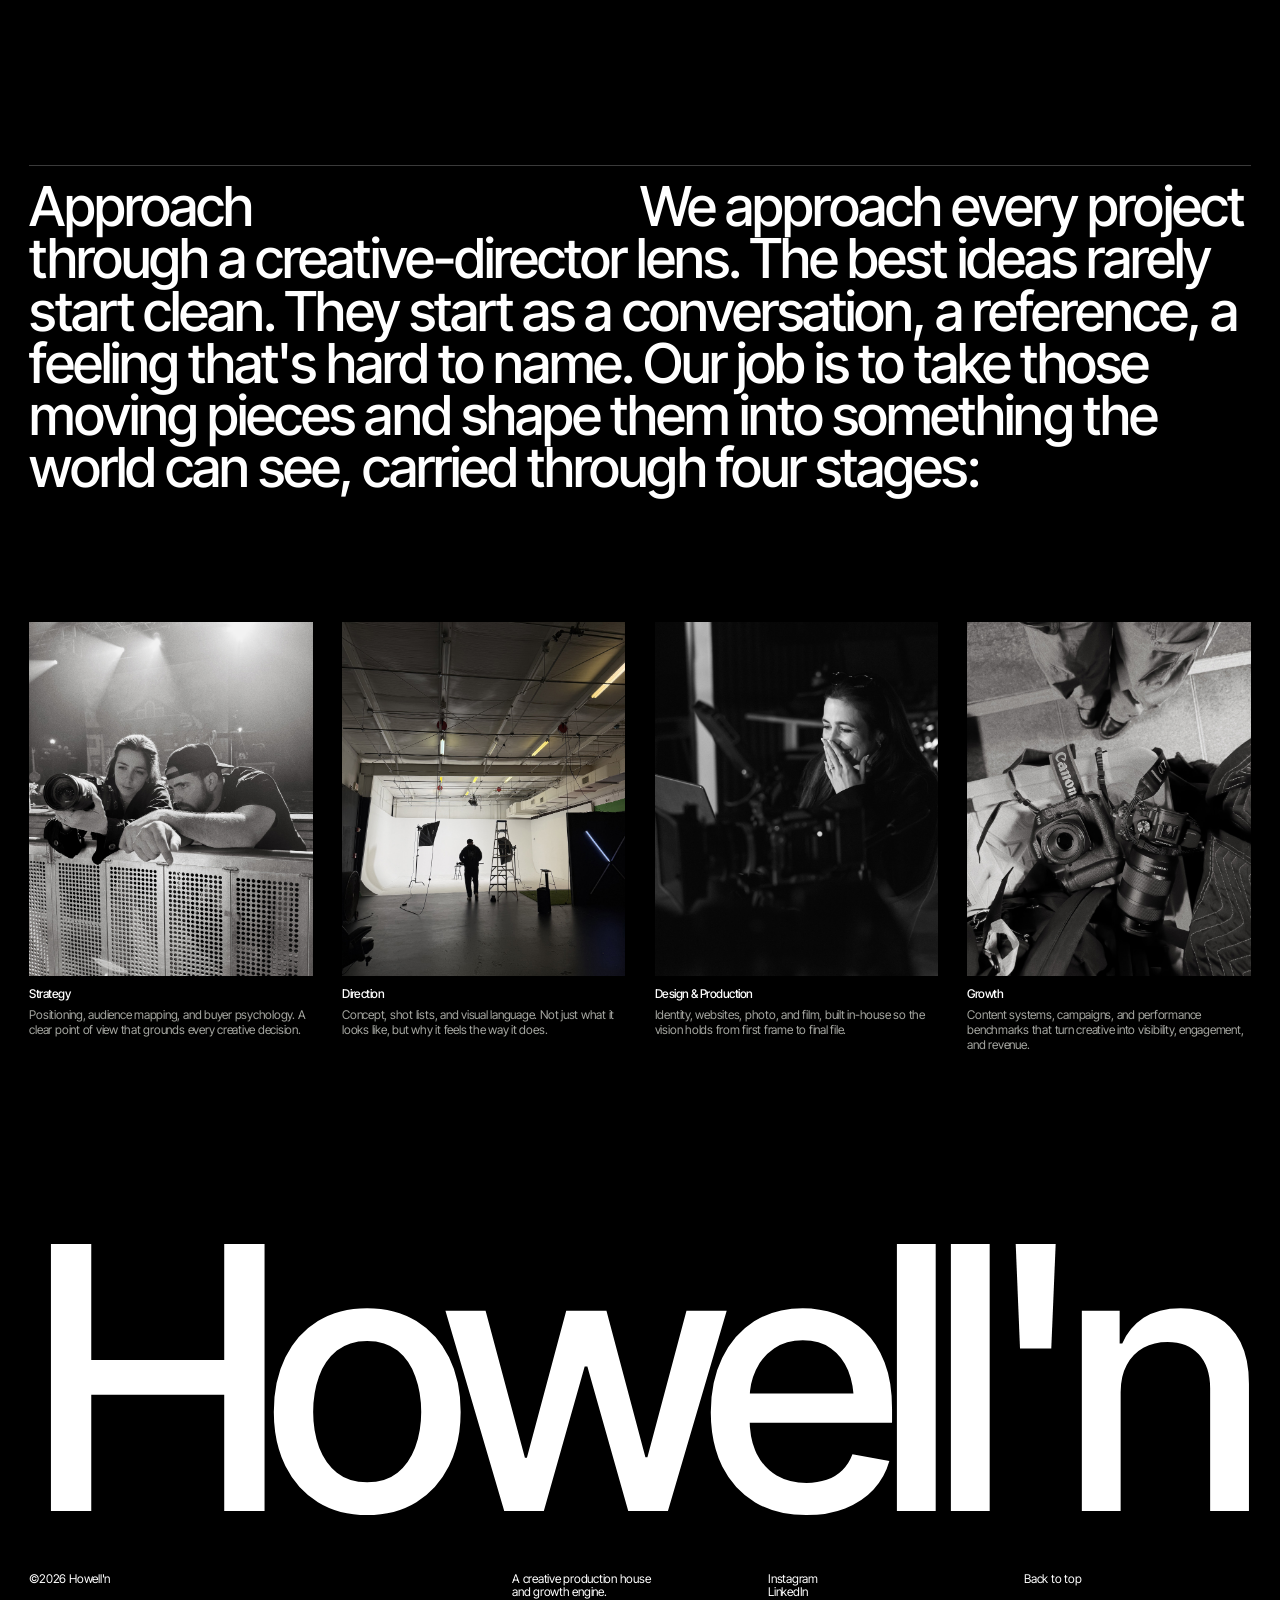
<file: studio.html>
<!doctype html>
<html lang="en">
<head>
  <meta charset="utf-8">
  <!-- Until GitHub Pages "Enforce HTTPS" is on, send http visitors to the secure address -->
  <script>if (location.protocol === "http:" && /(^|\.)howelln\.com$/.test(location.hostname)) location.replace("https://howelln.com" + location.pathname + location.search + location.hash);</script>
  <meta name="viewport" content="width=device-width, initial-scale=1">
  <title>Studio — Howell'n</title>
  <meta name="description" content="Howell'n is a creative production house and growth engine.">
  <meta property="og:title" content="Studio — Howell'n">
  <meta property="og:description" content="Bringing vision to fruition.">
  <meta property="og:image" content="https://howelln.com/assets/img/og-image.jpg?v=2">
  <meta property="og:image:width" content="1200">
  <meta property="og:image:height" content="630">
  <meta name="twitter:card" content="summary_large_image">
  <link rel="icon" href="assets/img/favicon.svg?v=2" type="image/svg+xml">
  <link rel="icon" href="assets/img/favicon.png?v=2" type="image/png">
  <link rel="apple-touch-icon" href="assets/img/apple-touch-icon.png?v=2">
  <link rel="preconnect" href="https://fonts.googleapis.com">
  <link rel="preconnect" href="https://fonts.gstatic.com" crossorigin>
  <link href="https://fonts.googleapis.com/css2?family=Inter+Tight:wght@400;500&display=swap" rel="stylesheet">
  <link rel="stylesheet" href="styles.css?v=52">
</head>
<body class="page-studio">
  <a class="skip-link" href="#main">Skip to content</a>

  <header class="header">
    <a class="header-logo" href="/" aria-label="Howell'n, home">Howell'n</a>
    <nav class="header-nav" aria-label="Main">
      <a href="/#work">Work</a>
      <a href="/#capabilities">Services</a>
      <a href="https://www.instagram.com/howellnstudio/" target="_blank" rel="noopener">Instagram</a>
    </nav>
    <div class="header-right">
      <a href="/studio" aria-current="page">Studio</a>
      <a class="header-contact" href="/contact">Contact</a>
    </div>
  </header>

  <main id="main" class="studio-page">
    <span id="top"></span>

    <!-- Intro -->
    <section class="st-intro">
      <h1>Howell'n</h1>
      <p class="st-indent">A full-service creative agency and production house. We pair high-end visual storytelling with structured growth strategy, because looking elevated and performing at scale should never be mutually exclusive. From campaign development to creative execution, we build the kind of presence that doesn't just turn heads, it drives results.</p>
    </section>

    <!-- Information -->
    <section class="st-section st-info">
      <h2 class="st-title">Information</h2>
      <div class="st-info-grid">
        <div class="st-block">
          <h3>Contact</h3>
          <dl>
            <dt>New Business</dt>
            <dd><a class="copy-email" href="mailto:designs@howellnmedia.com" data-email="designs@howellnmedia.com"><span class="copy">designs@howellnmedia.com</span><span class="copied">Copied</span></a></dd>
          </dl>
        </div>
        <div class="st-block">
          <h3>Capabilities</h3>
          <ul>
            <li>Creative Direction</li>
            <li>Brand Identity</li>
            <li>Strategy &amp; Positioning</li>
            <li>Website Design</li>
            <li>Social Media</li>
            <li>Content &amp; Production</li>
            <li>Photography</li>
            <li>Editorial &amp; Print</li>
          </ul>
        </div>

        <div class="st-block">
          <h3>Industries</h3>
          <ul>
            <li>Hospitality</li>
            <li>Food &amp; Beverage</li>
            <li>Fitness &amp; Wellness</li>
            <li>Health</li>
            <li>Finance</li>
            <li>Music &amp; Entertainment</li>
            <li>Consumer Products</li>
          </ul>
        </div>
        <div class="st-block">
          <h3>Platforms</h3>
          <ul>
            <li><a href="https://www.instagram.com/howellnstudio/" target="_blank" rel="noopener">Instagram</a></li>
            <li><a href="https://www.linkedin.com/company/howell-n-media/" target="_blank" rel="noopener">LinkedIn</a></li>
          </ul>
        </div>

        <div class="st-block">
          <h3>Clients</h3>
          <ul>
            <li>Emerald Compounding Pharmacy</li>
            <li>FIT as Fire</li>
            <li>Babez Active</li>
            <li>Biomefit Tampa</li>
            <li>MadRun</li>
            <li>[UN]CENSORED HEALTH</li>
            <li>The 502s</li>
            <li>Premier Asset Partners</li>
            <li>GRECK</li>
            <li>49 Winchester</li>
          </ul>
        </div>
        <div class="st-block">
          <h3>Production</h3>
          <ul>
            <li>Commercials &amp; Branded Ads</li>
            <li>Short-Form Vertical</li>
            <li>Music Videos</li>
            <li>Event Recaps</li>
            <li>Brand Story Films</li>
            <li>Drone Footage</li>
          </ul>
        </div>
      </div>
    </section>

    <!-- Approach -->
    <section class="st-section st-approach">
      <h2 class="st-title st-title-inline">Approach</h2>
      <p class="st-indent">We approach every project through a creative-director lens. The best ideas rarely start clean. They start as a conversation, a reference, a feeling that's hard to name. Our job is to take those moving pieces and shape them into something the world can see, carried through four stages:</p>

      <div class="st-stages">
        <article class="st-stage reveal">
          <figure class="pm" style="aspect-ratio: 4 / 5"><img src="assets/studio/strategy.jpg" alt="Strategy" loading="lazy"></figure>
          <h3>Strategy</h3>
          <p>Positioning, audience mapping, and buyer psychology. A clear point of view that grounds every creative decision.</p>
        </article>
        <article class="st-stage reveal">
          <figure class="pm" style="aspect-ratio: 4 / 5"><img src="assets/studio/direction.jpg" alt="Direction" loading="lazy"></figure>
          <h3>Direction</h3>
          <p>Concept, shot lists, and visual language. Not just what it looks like, but why it feels the way it does.</p>
        </article>
        <article class="st-stage reveal">
          <figure class="pm" style="aspect-ratio: 4 / 5"><img src="assets/studio/design-production.jpg" alt="Design and Production" loading="lazy"></figure>
          <h3>Design &amp; Production</h3>
          <p>Identity, websites, photo, and film, built in-house so the vision holds from first frame to final file.</p>
        </article>
        <article class="st-stage reveal">
          <figure class="pm" style="aspect-ratio: 4 / 5"><img src="assets/studio/growth.jpg" alt="Growth" loading="lazy"></figure>
          <h3>Growth</h3>
          <p>Content systems, campaigns, and performance benchmarks that turn creative into visibility, engagement, and revenue.</p>
        </article>
      </div>
    </section>
  </main>

  <!-- Floating reel (hidden on phones); the small box only needs the 720p cut -->
  <aside class="st-reel" aria-label="Studio reel">
    <video src="assets/work/reel-720.mp4" poster="assets/work/reel-poster.jpg" data-lazy muted loop playsinline preload="none"></video>
    <span>Studio Reel</span>
  </aside>

  <footer class="footer">
    <div class="footer-wordmark" aria-hidden="true"><span id="wordmark">Howell'n</span></div>
    <div class="footer-meta">
      <p>&copy;<span id="year">2026</span> Howell'n</p>
      <p>A creative production house<br>and growth engine.</p>
      <p>
        <a href="https://www.instagram.com/howellnstudio/" target="_blank" rel="noopener">Instagram</a><br>
        <a href="https://www.linkedin.com/company/howell-n-media/" target="_blank" rel="noopener">LinkedIn</a>
      </p>
      <p><a href="#top">Back to top</a></p>
    </div>
  </footer>

  <script src="projects.js?v=52"></script>
  <script src="main.js?v=52"></script>
</body>
</html>
</file>
<file: styles.css>
/* ==========================================================================
   Howell'n
   ========================================================================== */

:root {
  --bg: #f7f7f7;
  --fg: #000;
  --muted: #9b9c96;
  --muted-2: #767773;
  --pill: #ebebeb;
  --blank: #e8e8e6;
  --line: #000;

  --font: "Inter Tight", "Helvetica Neue", Helvetica, Arial, sans-serif;

  --gutter: clamp(16px, 2.3vw, 34px);
  --fs-sm: 12px;
  --fs-base: clamp(16px, 1.39vw, 20px);
  --fs-lg: clamp(30px, 4.3vw, 62px);
  --fs-logo: clamp(28px, 3.05vw, 44px);
  --lh-display: 0.95; /* leading for the big headlines */

  --ease: cubic-bezier(0.22, 1, 0.36, 1);
}

*,
*::before,
*::after { box-sizing: border-box; }

html { scroll-behavior: smooth; -webkit-text-size-adjust: 100%; }

body {
  margin: 0;
  background: var(--bg);
  color: var(--fg);
  font-family: var(--font);
  font-size: var(--fs-base);
  line-height: 0.95;
  letter-spacing: -0.03em;
  -webkit-font-smoothing: antialiased;
  overflow-x: hidden;
}

[hidden] { display: none !important; }
h1, h2, h3, p, ul { margin: 0; padding: 0; font-weight: 400; }
ul { list-style: none; }
img, video { display: block; max-width: 100%; }
a { color: inherit; text-decoration: none; }
button { font: inherit; letter-spacing: inherit; color: inherit; background: none; border: 0; padding: 0; cursor: pointer; }

a, button { transition: color 0.25s ease, opacity 0.25s ease; }

.skip-link {
  position: absolute; left: var(--gutter); top: -100px; z-index: 200;
  background: var(--fg); color: var(--bg); padding: 10px 14px;
}
.skip-link:focus { top: 10px; }

:focus-visible { outline: 2px solid currentColor; outline-offset: 3px; }

/* ---------- Loader ---------- */
.loader {
  position: fixed; inset: 0; z-index: 300;
  display: grid; place-items: center;
  background: radial-gradient(circle at 50% 50%, #262626 0%, #0b0b0b 38%, #000 70%);
  transition: opacity 0.5s var(--ease), visibility 0.5s;
}
.loader span {
  color: #fff; font-size: var(--fs-logo); font-weight: 500; line-height: 0.88; letter-spacing: -0.03em;
  animation: pulse 1.6s ease-in-out infinite;
}
body:not(.is-loading) .loader { opacity: 0; visibility: hidden; }
body.is-loading { overflow: hidden; }

@keyframes pulse { 50% { opacity: 0.55; transform: scale(0.97); } }

/* ---------- Header ---------- */
.header {
  position: fixed; top: 0; left: 0; right: 0; z-index: 100;
  display: grid;
  grid-template-columns: 1fr 2fr 1fr;
  align-items: start;
  padding: var(--gutter);
  color: #fff;
  mix-blend-mode: difference;
  pointer-events: none;
}
.header a { pointer-events: auto; }

.header-logo {
  font-size: var(--fs-logo); line-height: 0.88; letter-spacing: -0.03em; font-weight: 500;
  justify-self: start;
}

.header-nav { display: flex; gap: 1.1em; padding-top: 0.15em; }
.header-nav a:hover, .header-contact:hover { opacity: 0.5; }

.header-right { justify-self: end; display: flex; gap: 1.1em; padding-top: 0.15em; }
.header-right a:hover { opacity: 0.5; }
.header-right a[aria-current="page"] { opacity: 0.5; }

/* "Contact" → "Copied" swap */
.copy-email { position: relative; display: inline-grid; }
.copy-email .copy, .copy-email .copied { grid-area: 1 / 1; transition: opacity 0.3s ease, transform 0.4s var(--ease); }
.copy-email .copied { opacity: 0; transform: translateY(40%); }
.copy-email.is-copied .copy { opacity: 0; transform: translateY(-40%); }
.copy-email.is-copied .copied { opacity: 1; transform: none; }

/* ---------- Hero ---------- */
/* The headline sits centred (top to bottom) in the space between the header and
   the first project. */
.hero {
  display: flex; align-items: center;
  min-height: clamp(280px, 46vh, 520px);
  padding: calc(var(--gutter) * 2 + var(--fs-logo)) var(--gutter) 0;
}
.hero-title {
  font-size: clamp(36px, 5.6vw, 84px);
  line-height: var(--lh-display);
  letter-spacing: -0.035em;
  max-width: 16em;
}
.hero-title span { color: var(--muted); }

.hero-media {
  width: 76%;
  margin: 0 auto;
  aspect-ratio: 16 / 9;
  background: radial-gradient(circle at 50% 50%, #2a2a2a 0%, #0d0d0d 42%, #000 75%);
  display: grid; place-items: center;
  overflow: hidden;
}
.hero-media video, .hero-media img { width: 100%; height: 100%; object-fit: cover; }
.hero-mark { color: #fff; font-size: var(--fs-lg); font-weight: 500; line-height: var(--lh-display); letter-spacing: -0.035em; }

.statement {
  margin-top: clamp(40px, 5.5vw, 80px);
  font-size: var(--fs-lg);
  line-height: var(--lh-display);
  letter-spacing: -0.035em;
  max-width: 22em;
}
.statement a { color: var(--muted); }
.statement a:hover { color: var(--fg); }

/* ---------- Work ---------- */
.work { padding: clamp(80px, 10vw, 150px) var(--gutter) 0; }
.hero + .work { padding-top: 0; }

.work-head:has(.filters[hidden]) { display: none; }
.work-head {
  position: sticky; top: calc(var(--gutter) + var(--fs-logo) + 8px);
  z-index: 5;
  display: grid;
  grid-template-columns: 1fr 1fr 1fr 1fr;
  align-items: start;
  margin-bottom: clamp(48px, 6vw, 90px);
  pointer-events: none;
}
.work-head > * { pointer-events: auto; }
.work-title { font-size: var(--fs-lg); line-height: var(--lh-display); letter-spacing: -0.035em; max-width: 4em; }
.work-all { color: var(--muted); grid-column: 2; padding-top: 0.3em; }
.work-all:hover, .work-all.is-active { color: var(--fg); }

.filters { grid-column: 3 / 5; display: grid; grid-template-columns: 1fr 1fr; padding-top: 0.3em; }
.filter-list button { color: var(--muted); line-height: 0.95; text-align: left; }
.filter-list button:hover, .filter-list button.is-active { color: var(--fg); }

.work-grid {
  display: grid;
  grid-template-columns: 1fr;
  gap: clamp(56px, 7vw, 110px);
}

.work-card[hidden] { display: none; }

.work-media {
  display: block;
  position: relative;
  width: 100%;
  overflow: hidden;
  background: var(--fg);
}
.work-media img, .work-media video {
  width: 100%; height: 100%; object-fit: cover;
  transition: transform 1.2s var(--ease);
}
.work-media:hover img, .work-media:hover video { transform: scale(1.025); }
/* a logo held still over the cover (mark in projects.js) */
.work-media img.work-mark, .work-media:hover img.work-mark {
  position: absolute; left: 50%; top: 50%; width: auto; height: 58%;
  transform: translate(-50%, -50%); pointer-events: none;
}

/* Blank slot — ready for artwork */
.work-media.is-blank { background: var(--blank); }
.work-placeholder {
  position: absolute; inset: 0;
  display: grid; place-items: center;
  color: #b9b9b5;
  font-size: var(--fs-base);
}
.work-placeholder::before,
.work-placeholder::after {
  content: ""; position: absolute; inset: 0;
  background: linear-gradient(to top right, transparent calc(50% - 0.5px), #dcdcd9 50%, transparent calc(50% + 0.5px));
}
.work-placeholder::after { transform: scaleX(-1); }
.work-placeholder span { position: relative; z-index: 1; background: var(--blank); padding: 0.4em 0.7em; }

.work-info { padding-top: 12px; }
.work-card-title { font-size: var(--fs-base); }
.work-card-summary { color: var(--muted-2); margin-top: 6px; line-height: 1.1; }
.work-tags { display: flex; flex-wrap: wrap; gap: 4px; margin-top: 12px; }
.work-tags:empty { display: none; }
.work-tags button {
  font-size: var(--fs-sm); letter-spacing: -0.04em; line-height: 0.9;
  color: var(--muted-2); background: var(--pill);
  padding: 5px 7px 4px; border-radius: 3px;
}
.work-tags button:hover, .work-tags button.is-active { background: var(--fg); color: var(--bg); }

/* ---------- Section title ---------- */
.section-title {
  font-size: var(--fs-lg); line-height: var(--lh-display); letter-spacing: -0.035em;
  padding-top: 14px;
  border-top: 1px solid var(--line);
}

/* ---------- Studio stack (full-screen panels, stack as you scroll) ---------- */
.studio-stack { position: relative; margin-top: clamp(120px, 16vw, 240px); }
.studio-stack-bleed { margin-left: calc(var(--gutter) * -1); margin-right: calc(var(--gutter) * -1); }

/* Panels scroll normally; each one clips its own fixed text, so the list holds still
   while the photos pass underneath and the active name switches at the photo edge. */
.ss-panel {
  position: relative;
  height: 100vh; height: 100svh;
  clip-path: inset(0);
  color: #fff;
  background: #111;
}
.ss-bg { position: absolute; inset: 0; width: 100%; height: 100%; object-fit: cover; }
.ss-panel[data-link] { cursor: pointer; }
.ss-panel::after { /* keeps white type readable on any photo */
  content: ""; position: absolute; inset: 0;
  background: linear-gradient(90deg, rgba(0,0,0,0.35), rgba(0,0,0,0) 60%);
  pointer-events: none;
}
.ss-panel.is-shaded::after { /* stronger shade for bright photos (shade: true in projects.js) */
  background:
    linear-gradient(0deg, rgba(0,0,0,0.45), rgba(0,0,0,0) 30%),
    linear-gradient(90deg, rgba(0,0,0,0.5), rgba(0,0,0,0.12) 80%);
}
/* Round project badge + "See work" that follow the mouse (hover in projects.js) */
.ss-cursor {
  position: fixed; left: 0; top: 0; z-index: 2;
  width: clamp(170px, 14vw, 240px);
  display: none; flex-direction: column; align-items: center; gap: 12px;
  transform: translate(calc(var(--mx, 50vw) - 50%), calc(var(--my, 50vh) - clamp(170px, 14vw, 240px) / 2));
  scale: 0.6; opacity: 0; pointer-events: none;
  transform-origin: 50% calc(clamp(170px, 14vw, 240px) / 2);
  transition: opacity 0.3s ease, scale 0.4s var(--ease);
}
.ss-cursor img { width: 100%; aspect-ratio: 1; border-radius: 50%; object-fit: cover; }
.ss-cursor span {
  font-size: var(--fs-base); font-weight: 500; letter-spacing: -0.02em; white-space: nowrap;
  text-shadow: 0 1px 12px rgba(0,0,0,0.35);
}
@media (hover: hover) and (pointer: fine) {
  .ss-cursor { display: flex; }
  .ss-panel:hover .ss-cursor { opacity: 1; scale: 1; }
  .ss-panel:has(a:hover) .ss-cursor { opacity: 0; }
}
.ss-blank { display: grid; place-items: end end; }
.ss-blank span { font-size: var(--fs-sm); color: rgba(255,255,255,0.35); padding: var(--gutter); }
.ss-tone-1 { background: radial-gradient(circle at 70% 40%, #3b3b3b, #0c0c0c 70%); }
.ss-tone-2 { background: radial-gradient(circle at 30% 70%, #4a4a46, #141414 70%); }
.ss-tone-3 { background: radial-gradient(circle at 60% 60%, #5c5c58, #1b1b1a 75%); }
.ss-tone-4 { background: radial-gradient(circle at 50% 30%, #2e2e2e, #050505 70%); }

.ss-inner {
  position: fixed; inset: 0; z-index: 1;
  display: flex; flex-direction: column; justify-content: center;
  padding: calc(var(--fs-logo) + var(--gutter) * 2) var(--gutter) var(--gutter);
}
.ss-label { font-weight: 500; font-size: var(--fs-base); }
.ss-list { margin-top: clamp(32px, 4vw, 60px); }
.ss-list a {
  display: inline-block;
  font-size: clamp(38px, 5.2vw, 76px); font-weight: 500;
  line-height: 0.98; letter-spacing: -0.035em;
  opacity: 0.45;
  transition: opacity 0.3s ease;
}
.ss-list a:hover, .ss-list a.is-active { opacity: 1; }
.ss-detail {
  position: absolute; left: var(--gutter); right: var(--gutter); bottom: var(--gutter);
  display: flex; justify-content: space-between; align-items: end; gap: var(--gutter);
  font-size: var(--fs-sm); line-height: 1.25; letter-spacing: -0.02em;
}
.ss-detail p { max-width: 30em; }
.ss-link { white-space: nowrap; border-bottom: 1px solid currentColor; }
.ss-link-mob { display: none; }
/* Phones and touch screens: no mouse badge, so "See work" is a solid button above the services line */
@media (max-width: 768px), (hover: none) {
  .ss-detail { flex-direction: column-reverse; align-items: flex-start; gap: 14px; }
  .ss-link {
    border: 0; background: #fff; color: #111;
    padding: 12px 22px; border-radius: 999px;
    font-size: var(--fs-base); font-weight: 500; letter-spacing: -0.02em;
  }
  .ss-link-desk { display: none; }
  .ss-link-mob { display: inline; }
}

/* ---------- Contact ---------- */
.contact {
  margin: clamp(120px, 16vw, 240px) var(--gutter) 0;
  padding-top: 14px;
  border-top: 1px solid var(--muted);
  font-size: var(--fs-lg); line-height: var(--lh-display); letter-spacing: -0.035em;
}
.contact-title { font-size: inherit; }
.contact-link { display: block; color: var(--muted); width: fit-content; }
.contact-link:hover { color: var(--fg); }

/* ---------- Footer ---------- */
.footer { padding: clamp(100px, 14vw, 220px) var(--gutter) var(--gutter); }
.footer-wordmark { width: 100%; overflow: hidden; }
.footer-wordmark span {
  display: inline-block; white-space: nowrap;
  font-weight: 500; line-height: 0.8; letter-spacing: -0.06em;
  font-size: 22vw; /* refined by JS to fit */
  padding-bottom: 0.04em;
}
.footer-meta {
  display: grid; grid-template-columns: 2fr 1fr 1fr 1fr; gap: var(--gutter);
  margin-top: clamp(20px, 2.5vw, 36px);
  font-size: var(--fs-sm); line-height: 1.15; letter-spacing: -0.02em;
}
.footer-meta a:hover { color: var(--muted); }

/* ==========================================================================
   Project profile (project.html)
   ========================================================================== */
.page-project main { padding: 0 var(--gutter); }

.project-head { padding-top: calc(var(--gutter) * 2 + var(--fs-logo) + 24px); }
.project-title {
  font-size: var(--fs-lg); line-height: var(--lh-display); letter-spacing: -0.035em; font-weight: 500;
  max-width: 13em;
}
.project-title a { color: var(--muted); }

.project-meta {
  display: grid; grid-template-columns: 1fr 1fr 2fr;
  margin: clamp(80px, 11vw, 160px) 0 0;
  padding-top: 10px;
  border-top: 1px solid var(--muted);
  font-size: var(--fs-sm); line-height: 1.15; letter-spacing: -0.02em;
}
.project-meta dt { color: var(--muted-2); }
.project-meta dd { margin: 0; }
@media (min-width: 769px) { .project-meta { font-size: clamp(16px, 1.15vw, 18px); line-height: 1.25; } } /* same as Studio Information */

.project-hero { margin-top: clamp(24px, 3vw, 40px); }

/* media slot */
.pm { position: relative; margin: 0; width: 100%; overflow: hidden; background: var(--fg); }
.pm img, .pm video { width: 100%; height: 100%; object-fit: cover; }
.pm.is-blank { background: var(--blank); }

/* blocks */
.project-blocks { display: grid; gap: clamp(8px, 0.7vw, 10px); }

/* Case-study layout (layout: "case" in projects.js) — carried over from the
   portfolio case pages so a project reads the same in both places. */
.project-blocks.is-case {
  display: block; margin-top: clamp(24px, 3vw, 40px);
  --cs-space: clamp(44px, 5.5vw, 88px); --cs-r: 24px; --cs-gap: 12px; --cs-fg: #111110;
}
.cs-statement {
  font-size: clamp(20px, 2.5vw, 34px); font-weight: 400;
  line-height: 1.32; letter-spacing: -0.015em;
  max-width: 52ch; margin: 64px 0 72px; color: rgba(17, 17, 16, 0.78);
}
.cs-statement .lead { font-weight: 700; color: var(--cs-fg); }
.cs-bleed { margin: 0 calc(var(--gutter) * -1) var(--cs-space); }
.cs-bleed img { width: 100%; height: auto; display: block; }
.cs-full { margin: 0 0 var(--cs-space); }
.cs-full img { width: 100%; height: auto; display: block; border-radius: var(--cs-r); }
.cs-pair { display: grid; grid-template-columns: 1fr 1fr; gap: var(--cs-gap); margin-bottom: var(--cs-space); }
.cs-pair figure { margin: 0; }
.cs-pair img { width: 100%; height: auto; display: block; border-radius: var(--cs-r); }
.cs-trio {
  display: grid; grid-template-columns: repeat(3, 1fr);
  gap: clamp(20px, 3.4vw, 64px);
  max-width: 78%; margin: 0 auto var(--cs-space);
}
.cs-trio img { width: 100%; height: auto; display: block; border-radius: var(--cs-r); }

/* motion panel — a portrait clip rotated to fill a 16:9 frame, line set over it.
   The video's width is the frame's height (9/16 of its width); rotating 90deg
   swaps the two, so it lands exactly with no crop. */
.cs-motion {
  position: relative; width: 100%; aspect-ratio: 16 / 9;
  overflow: hidden; border-radius: var(--cs-r);
  background: #000; margin-bottom: var(--cs-space);
}
.cs-motion video {
  position: absolute; left: 50%; top: 50%;
  width: calc(100% * 9 / 16); height: auto;
  transform: translate(-50%, -50%) rotate(90deg);
}
.cs-motion .mo-copy {
  position: absolute; inset: 0; z-index: 2;
  display: flex; flex-direction: column; align-items: center; justify-content: center;
  gap: clamp(18px, 3vw, 44px); text-align: center; padding: 6%;
  pointer-events: none;
}
.cs-motion .mo-line { font-size: clamp(26px, 5vw, 72px); line-height: 1.05; color: #70CDDF; margin: 0; }
.cs-motion img.mo-line { width: min(62%, 620px); height: auto; display: block; }
.cs-motion .mo-mark { width: clamp(110px, 13vw, 230px); height: auto; display: block; }

/* packaging — label flat on the left, bottle with live Square Peg callouts on
   the right. The right column keeps the Figma frame's 937x713 ratio so the
   callout percentages stay valid at any width. */
.cs-pack { position: relative; width: 100%; aspect-ratio: 1920 / 860; margin-bottom: var(--cs-space); }
.pk-label { position: absolute; left: 7.08%; top: 0; width: 31.41%; height: auto; }
.pk-bot {
  position: absolute; left: 45.47%; top: 8.55%; width: 48.80%;
  aspect-ratio: 936.97 / 713.2; container-type: inline-size;
}
.bo-head { position: absolute; left: 6.70%; top: 0; width: 79.82%; height: auto; }
.bo-bottle { position: absolute; left: 0; top: 34.30%; width: 100%; height: auto; }
.bo-note {
  position: absolute; left: var(--x); top: var(--y); width: var(--w);
  font-family: "Square Peg", var(--font); font-weight: 400;
  font-size: 5.4cqw; line-height: 1.1; letter-spacing: 0; color: var(--cs-fg);
  white-space: nowrap; transform-origin: left center;
  transform: rotate(var(--r)) translate(0, 0);
  transition: transform 0.45s cubic-bezier(0.2, 0.7, 0.2, 1);
}
.bo-note:hover { transform: rotate(var(--r)) translate(0, -6px) scale(1.04); }
@media (prefers-reduced-motion: reduce) {
  .bo-note, .bo-note:hover { transition: none; transform: rotate(var(--r)); }
}
/* red panel — screens framed in brand red */
.cs-red {
  background: #D8232A; border-radius: var(--cs-r);
  padding: clamp(22px, 3vw, 54px); margin-bottom: var(--cs-space);
}
.cs-red video, .cs-red img { width: 100%; height: auto; display: block; border-radius: 8px; }
/* colour panel with the piece inset */
.cs-panel {
  border-radius: var(--cs-r); margin-bottom: var(--cs-space);
  padding: clamp(28px, 4.5vw, 90px) clamp(24px, 6vw, 180px);
}
.cs-panel img { width: 100%; height: auto; display: block; border-radius: 4px; }

/* a row of screens on a panel; width follows the count so N fit across */
.cs-screens {
  background: var(--screens-bg, #261406); border-radius: var(--cs-r);
  margin-bottom: var(--cs-space);
  padding: clamp(36px, 5vw, 96px) clamp(20px, 4vw, 64px);
  display: flex; flex-wrap: wrap; justify-content: center; align-items: flex-start;
  --sgap: clamp(18px, 3vw, 64px); gap: var(--sgap);
}
.cs-screens img {
  width: min(300px, calc((100% - (var(--screens-n, 3) - 1) * var(--sgap)) / var(--screens-n, 3)));
  height: auto; display: block;
}

/* colour swatches — hover unfolds tints/shades + the breakdown */
.cs-swatches {
  display: grid; grid-template-columns: repeat(4, 1fr);
  gap: clamp(12px, 1.6vw, 28px); margin: 0 auto var(--cs-space);
}
.cs-swatch {
  position: relative; aspect-ratio: 1 / 1.7; overflow: hidden;
  border-radius: var(--cs-r); outline: none;
  transition: transform 0.5s cubic-bezier(0.2, 0.7, 0.2, 1);
}
.cs-swatch:hover, .cs-swatch:focus-visible { transform: translateY(-6px); }
.sw-ref {
  position: absolute; top: 13px; left: 13px; z-index: 3;
  width: 36%; aspect-ratio: 1; border-radius: 6px; overflow: hidden;
  box-shadow: 0 2px 12px rgba(0, 0, 0, 0.2);
}
.sw-ref img { width: 100%; height: 100%; object-fit: cover; display: block; }
.sw-steps { position: absolute; inset: 0; display: flex; flex-direction: column; }
.sw-steps i { flex: 1; display: block; opacity: 0; transition: opacity 0.45s ease; }
.cs-swatch:hover .sw-steps i, .cs-swatch:focus-visible .sw-steps i { opacity: 1; }
.sw-info {
  position: absolute; left: 0; right: 0; bottom: 0; z-index: 2;
  padding: 16px 14px 15px;
  display: flex; flex-direction: column; gap: 3px;
  color: #FBF5EB; line-height: 1.2; letter-spacing: 0;
  background: linear-gradient(to top, rgba(0, 0, 0, 0.55), transparent);
  opacity: 0; transform: translateY(8px);
  transition: opacity 0.4s ease, transform 0.4s ease; transition-delay: 0.12s;
}
.cs-swatch.on-light .sw-info { color: #111110; background: linear-gradient(to top, rgba(255, 255, 255, 0.6), transparent); }
.cs-swatch:hover .sw-info, .cs-swatch:focus-visible .sw-info { opacity: 1; transform: none; }
.sw-name { font-size: 13px; font-weight: 700; letter-spacing: 0.02em; margin-bottom: 2px; }
.sw-val { font-size: 11px; letter-spacing: 0.06em; opacity: 0.85; }

/* square: true in projects.js — no rounded corners anywhere in the case */
.project-blocks.is-case.is-square { --cs-r: 0; }
.is-square .cs-red video, .is-square .cs-red img,
.is-square .cs-panel img, .is-square .sw-ref { border-radius: 0; }

/* tinted clip with the mark held still over it */
.cs-clip {
  position: relative; width: 100%; aspect-ratio: 1929 / 1187;
  overflow: hidden; border-radius: var(--cs-r);
  margin-bottom: var(--cs-space); background: #161d11;
}
.cs-clip video { position: absolute; inset: 0; width: 100%; height: 100%; object-fit: cover; display: block; }
.cl-mark { position: absolute; left: 50%; top: 50%; width: 28.8%; transform: translate(-50%, -50%); display: block; z-index: 2; }

/* slide: a row that never stops, and can be dragged */
.cs-slide {
  position: relative; overflow: hidden; margin-bottom: var(--cs-space);
  cursor: grab; touch-action: pan-y;
}
.cs-slide.is-dragging { cursor: grabbing; }
.sl-track {
  display: flex; width: max-content;
  animation: sl-run var(--sl-dur, 46s) linear infinite;
  will-change: transform;
}
.sl-track img {
  width: clamp(240px, 27vw, 340px); height: auto; display: block;
  border-radius: var(--cs-r); margin-right: 14px;
  user-select: none; -webkit-user-drag: none;
}
@keyframes sl-run { from { transform: translate3d(0, 0, 0); } to { transform: translate3d(-50%, 0, 0); } }

/* a wall of patterns, each cell mid-change */
.cs-patterns {
  display: grid; grid-template-columns: repeat(3, 1fr);
  gap: clamp(10px, 1.4vw, 22px); margin-bottom: var(--cs-space);
}
.pt-cell {
  position: relative; aspect-ratio: var(--pt-ratio, 565.34 / 443.5);
  border-radius: var(--cs-r); overflow: hidden; background: #1d2418;
}
.pt-cell img {
  position: absolute; inset: 0; width: 100%; height: 100%;
  object-fit: cover; display: block; opacity: 0;
  animation-duration: var(--pt-dur, 13.2s);
  animation-timing-function: linear;
  animation-iteration-count: infinite;
  will-change: opacity;
}
@media (prefers-reduced-motion: reduce) {
  .sl-track { animation: none; }
  .cs-slide { overflow-x: auto; }
  .pt-cell img { animation: none; }
  .pt-cell img:first-child { opacity: 1; }
}

@media (max-width: 768px) {
  .sl-track img { width: min(70vw, 290px); margin-right: 10px; }
  .cs-panel { padding: 20px 16px; }
  .cs-screens { padding: 26px 16px; gap: 14px; }
  .cs-screens img { width: calc(50% - 7px); }
  .cs-swatches { grid-template-columns: repeat(2, 1fr); gap: 10px; }
  .sw-info, .sw-steps i { opacity: 1; transform: none; } /* no hover on touch */
  .cs-patterns { grid-template-columns: repeat(2, 1fr); gap: 10px; }
  .project-blocks.is-case { --cs-space: clamp(30px, 7vw, 52px); --cs-r: 18px; --cs-gap: 8px; }
  .cs-statement { margin: 40px 0 46px; }
  .cs-pair { grid-template-columns: 1fr; }
  .cs-trio { grid-template-columns: 1fr; gap: 18px; max-width: 100%; }
  .cs-motion { aspect-ratio: 4 / 5; }
  .cs-motion video { width: calc(100% * 5 / 4); }
  .cs-pack { aspect-ratio: auto; display: flex; flex-direction: column; gap: 26px; }
  .pk-label { position: static; width: 72%; margin: 0 auto; }
  .pk-bot { position: relative; left: auto; top: auto; width: 100%; }
}
.pb + .pb { margin-top: clamp(0px, 0vw, 0px); }
.pb-split-row { display: grid; grid-template-columns: 1fr 1fr; gap: clamp(8px, 0.7vw, 10px); align-items: start; }
.pb-split.wide-left .pb-split-row { grid-template-columns: 2fr 1fr; }
.pb-split.wide-right .pb-split-row { grid-template-columns: 1fr 2fr; }
.pb-grid-row { display: grid; grid-template-columns: repeat(var(--cols, 3), 1fr); gap: clamp(8px, 0.7vw, 10px); }

.p-caption {
  display: grid; grid-template-columns: 1fr 1fr;
  padding: 12px 0 clamp(40px, 5vw, 72px);
}
.p-caption-label { color: var(--muted); }

.pb-statement {
  text-align: center;
  padding: clamp(100px, 14vw, 210px) 0;
}
.pb-statement h2 {
  font-size: clamp(32px, 5vw, 72px); line-height: var(--lh-display); letter-spacing: -0.035em; font-weight: 500;
  max-width: 13em; margin: 0 auto;
}
.pb-more { margin-top: 24px; color: var(--muted); }
.pb-more:hover { color: var(--fg); }
.pb-more-text { max-width: 34em; margin: 20px auto 0; line-height: 1.1; }

.pb-carousel-track {
  display: flex; overflow-x: auto; scroll-snap-type: x mandatory;
  scrollbar-width: none; cursor: e-resize;
}
.pb-carousel-track::-webkit-scrollbar { display: none; }
.pb-slide { flex: 0 0 100%; scroll-snap-align: start; }
.pb-carousel-ui {
  display: flex; justify-content: space-between; align-items: center;
  padding-top: 12px; font-size: var(--fs-sm); color: var(--muted-2);
}
.pb-carousel-ui button { color: var(--muted-2); }
.pb-carousel-ui button:hover { color: var(--fg); }
.pb-carousel .p-caption { padding-top: 4px; }

.pb-text { display: grid; grid-template-columns: 1fr 1fr; padding: clamp(60px, 8vw, 120px) 0; }
.pb-text h2 { font-size: var(--fs-lg); line-height: var(--lh-display); letter-spacing: -0.035em; }
.pb-text p + p { margin-top: 1em; }
.pb-text p { line-height: 1.1; }

/* overview + team */
.project-overview {
  display: grid; grid-template-columns: 1fr 1fr;
  margin-top: clamp(120px, 16vw, 240px);
  border-top: 1px solid var(--line);
}
.project-overview .section-title { border-top: 0; }
.project-overview-body { padding-top: 14px; }
.project-overview-body p { line-height: 1.1; max-width: 34em; }
.project-overview-body p + p { margin-top: 1em; }

.project-team {
  display: grid; grid-template-columns: 1fr 1fr;
  margin-top: clamp(64px, 8vw, 120px);
  font-size: var(--fs-sm); line-height: 1.15; letter-spacing: -0.02em;
}
.project-team h2 { font-size: var(--fs-base); }
.project-team dl { margin: 0; display: grid; grid-template-columns: 1fr 1fr; gap: 14px var(--gutter); }
.project-team dt { color: var(--muted-2); }
.project-team dd { margin: 0; }

.project-pager {
  display: flex; justify-content: space-between; gap: var(--gutter);
  margin-top: clamp(100px, 14vw, 200px);
  padding-top: 14px;
  border-top: 1px solid var(--muted);
  font-size: var(--fs-lg); line-height: var(--lh-display); letter-spacing: -0.035em;
}
.project-pager a:last-child { text-align: right; }
.project-pager span { color: var(--muted); }
.project-pager a:hover span { color: var(--fg); }

@media (max-width: 720px) {
  .project-meta { grid-template-columns: 1fr 1fr; row-gap: 14px; }
  .project-meta > div:last-child { grid-column: 1 / -1; }
  .pb-split-row, .pb-split.wide-left .pb-split-row, .pb-split.wide-right .pb-split-row { grid-template-columns: 1fr; }
  .pb-grid-row { grid-template-columns: repeat(2, 1fr); }
  .p-caption, .pb-text, .project-overview, .project-team { grid-template-columns: 1fr; row-gap: 6px; }
  .project-team dl { grid-template-columns: 1fr; margin-top: 12px; }
  .project-pager { font-size: 26px; flex-direction: column; }
  .project-pager a:last-child { text-align: left; }
}

/* ==========================================================================
   Studio (studio.html) — dark page
   ========================================================================== */
.page-studio {
  --bg: #000;
  --fg: #fff;
  --muted: #8b8c86;
  --muted-2: #a5a6a0;
  --line: #3a3a3a;
  --blank: #141414;
}
.page-studio .work-placeholder { color: #4a4a48; }
.page-studio .work-placeholder::before,
.page-studio .work-placeholder::after { background: linear-gradient(to top right, transparent calc(50% - 0.5px), #262626 50%, transparent calc(50% + 0.5px)); }
.page-studio .work-placeholder span { background: var(--blank); }
.header-nav a[aria-current="page"] { opacity: 0.5; }

.studio-page { padding: 0 var(--gutter); }

.st-intro { padding-top: calc(var(--gutter) * 2 + var(--fs-logo) + 4px); }
.st-intro h1,
.st-indent,
.st-title {
  font-size: var(--fs-lg); line-height: var(--lh-display); letter-spacing: -0.035em; font-weight: 500;
}
.st-indent { text-indent: 50%; }
.st-intro .st-indent { margin-top: calc(var(--lh-display) * -1em); } /* first line sits beside the title's last line */

.st-section {
  position: relative;
  margin-top: clamp(120px, 16vw, 240px);
  padding-top: 14px;
  border-top: 1px solid var(--line);
}
.st-title-inline { position: absolute; top: 14px; left: 0; }

/* Information */
.st-info { display: grid; grid-template-columns: 1fr 1fr; }
.st-info-grid { display: grid; grid-template-columns: 1fr 1fr; gap: 0 var(--gutter); }
.st-block {
  font-size: var(--fs-sm); line-height: 1.2; letter-spacing: -0.02em;
  padding: 0 0 clamp(48px, 6vw, 80px);
}
.st-block:nth-child(n + 3) { border-top: 1px solid var(--line); padding-top: 14px; }
.st-block h3 { font-weight: 500; margin-bottom: 14px; }
.st-block li, .st-block dd { color: var(--muted-2); }
.st-block dt { font-weight: 500; }
.st-block dd { margin: 0 0 12px; }
@media (min-width: 769px) { .st-block { font-size: clamp(16px, 1.15vw, 18px); line-height: 1.25; } }
.st-block a:hover { color: var(--fg); }

/* Approach */
.st-stages {
  display: grid; grid-template-columns: repeat(4, 1fr); gap: var(--gutter);
  margin-top: clamp(80px, 10vw, 150px);
}
.st-stage h3 { font-size: var(--fs-sm); font-weight: 500; margin-top: 12px; }
.st-stage p {
  font-size: var(--fs-sm); line-height: 1.25; letter-spacing: -0.02em;
  color: var(--muted-2); margin-top: 8px; max-width: 26em;
}

.page-studio .studio-stack + .contact { margin-top: clamp(80px, 10vw, 150px); }
.page-studio .contact { border-top-color: var(--line); }

/* Floating reel */
.st-reel {
  position: fixed; right: var(--gutter); bottom: var(--gutter); z-index: 90;
  width: clamp(120px, 11vw, 160px); aspect-ratio: 16 / 9;
  background: #1a1a1a; overflow: hidden;
  display: grid; place-items: end start;
}
.st-reel video { position: absolute; inset: 0; width: 100%; height: 100%; object-fit: cover; }
.st-reel span { position: relative; font-size: 10px; letter-spacing: -0.01em; color: #fff; padding: 6px 7px; }

@media (max-width: 1024px) {
  .st-stages { grid-template-columns: repeat(2, 1fr); row-gap: 40px; }
}
@media (max-width: 720px) {
  .st-indent { text-indent: 0; }
  .st-intro .st-indent { margin-top: 0.3em; }
  .st-title-inline { position: static; margin-bottom: 0.3em; }
  .st-info { grid-template-columns: 1fr; row-gap: 24px; }
  .st-reel { display: none; }
}

/* ---------- Reveal ---------- */
.reveal { opacity: 0; transform: translateY(16px); transition: opacity 0.55s var(--ease), transform 0.7s var(--ease); }
.reveal.is-in { opacity: 1; transform: none; }

@media (prefers-reduced-motion: reduce) {
  html { scroll-behavior: auto; }
  .reveal { opacity: 1; transform: none; transition: none; }
  .loader img { animation: none; }
}

/* ---------- Tablet ---------- */
@media (max-width: 1024px) {
}

/* ---------- Mobile ---------- */
@media (max-width: 720px) {
  .header { grid-template-columns: 1fr auto; }
  .header-nav { display: none; }
  .hero-media { width: 100%; }
  .statement { max-width: none; }

  .work-head { position: static; grid-template-columns: 1fr 1fr; row-gap: 24px; }
  .work-all { grid-column: 2; justify-self: end; }
  .filters { grid-column: 1 / -1; grid-template-columns: 1fr 2fr; }


  .contact-link { font-size: 0.62em; line-height: 1; margin-top: 0.2em; }
  .footer-meta { grid-template-columns: 1fr 1fr; row-gap: 16px; }
}

/* ---------- Contact page (white, with the enquiry form) ---------- */
.page-contact { background: #fff; }
.contact-page .hero { min-height: clamp(260px, 42vh, 480px); }
.cf {
  max-width: 720px;
  padding: 0 var(--gutter) clamp(100px, 12vw, 180px);
  font-size: var(--fs-base); line-height: 1.2; letter-spacing: -0.02em;
}
.cf fieldset { border: 0; margin: 0 0 clamp(28px, 3vw, 40px); padding: 0; min-width: 0; }
.cf-field { margin-bottom: clamp(28px, 3vw, 40px); }
.cf legend, .cf-field > label, .cf-row > label { display: block; font-weight: 500; }
.cf legend { margin-bottom: 14px; padding: 0; }
.cf em { font-style: normal; font-weight: 400; color: var(--muted-2); margin-left: 4px; }
.cf-row { display: grid; grid-template-columns: 1fr 1fr; gap: 16px; }
.cf-row > label { font-weight: 400; }
.cf input[type="text"], .cf input[type="email"], .cf input[type="tel"], .cf select, .cf textarea {
  display: block; width: 100%; margin-top: 10px;
  font: inherit; font-weight: 400; letter-spacing: inherit; color: var(--fg);
  background: #fff; border: 1px solid #8e8e8a; border-radius: 6px;
  padding: 14px 16px;
  transition: border-color 0.2s ease;
}
.cf input:focus, .cf select:focus, .cf textarea:focus { outline: none; border-color: var(--fg); box-shadow: 0 0 0 1px var(--fg); }
.cf.was-checked input:invalid { border-color: #c0392b; }
.cf select {
  appearance: none; -webkit-appearance: none; cursor: pointer;
  background: #fff url("data:image/svg+xml,%3Csvg xmlns='http://www.w3.org/2000/svg' width='18' height='10' viewBox='0 0 18 10'%3E%3Cpath d='M1 1l8 8 8-8' fill='none' stroke='%23000' stroke-width='1.6'/%3E%3C/svg%3E") no-repeat right 16px center;
  padding-right: 48px;
}
.cf select:invalid, .cf select option[value=""] { color: var(--muted-2); }
.cf textarea { resize: vertical; min-height: 160px; }
.cf-check { display: flex; align-items: center; gap: 12px; margin-top: 14px; font-weight: 400; cursor: pointer; }
.cf-check input { width: 18px; height: 18px; margin: 0; accent-color: #000; }
.cf-money { position: relative; display: block; max-width: 360px; }
.cf-money > span { position: absolute; left: 16px; top: calc(50% + 5px); transform: translateY(-50%); color: var(--muted-2); pointer-events: none; }
.cf-money input { padding-left: 34px !important; }
.cf-pills { display: flex; flex-wrap: wrap; gap: 12px; }
.cf-pills label { cursor: pointer; }
.cf-pills input { position: absolute; opacity: 0; pointer-events: none; }
.cf-pills span {
  display: inline-block; padding: 9px 18px;
  border: 1px solid #8e8e8a; border-radius: 8px;
  transition: background 0.2s ease, color 0.2s ease, border-color 0.2s ease;
}
.cf-pills label:hover span { border-color: var(--fg); }
.cf-pills input:checked + span { background: var(--fg); color: #fff; border-color: var(--fg); }
.cf-pills input:focus-visible + span { outline: 2px solid var(--fg); outline-offset: 2px; }
.cf-submit {
  font: inherit; font-weight: 500; letter-spacing: inherit;
  background: #000; color: #fff; border: 0; border-radius: 6px;
  padding: 16px 44px; cursor: pointer;
  transition: opacity 0.2s ease;
}
.cf-submit:hover { opacity: 0.8; }
.cf-status { margin-top: 16px; color: var(--muted-2); min-height: 1.2em; }
@media (max-width: 600px) {
  .cf-row { grid-template-columns: 1fr; gap: 20px; }
}


/* ---------- Hot Kini: bottle over the surf photo, labels blinking ---------- */
.cs-bottle {
  position: relative; width: 100%; aspect-ratio: 1695 / 1156;
  border-radius: var(--cs-r); overflow: hidden; margin-bottom: var(--cs-space);
  background: #3a3a3a;
}
.cs-bottle .bt-bg { position: absolute; inset: 0; width: 100%; height: 100%; object-fit: cover; display: block; }
/* where the bottle sits in the Figma section (71:8726) */
.bt-labels { position: absolute; left: 48.26%; top: 12.28%; width: 43.06%; aspect-ratio: 1460 / 1743; }
.bt-labels img { position: absolute; inset: 0; width: 100%; height: 100%; display: block; opacity: 0; }
.bt-labels img.is-under { opacity: 1; z-index: 1; }
.bt-labels img.is-on { opacity: 1; z-index: 2; }
/* a board exported with its own edges: no rounding, full width on phones */
.cs-narrow img { border-radius: 0; }
@media (max-width: 768px) { .cs-narrow { width: 100% !important; } }

/* ---------- GRECK case, carried over from the portfolio ----------
   Runs on the GRECK site's paper (bg in projects.js). Sizes are cqw off the
   1920 Figma frame, so each block scales with the page width. */
.cs-ticker, .cs-note, .cs-phones, .cs-tags, .cs-site {
  margin: 0 calc(var(--gutter) * -1) var(--cs-space);
}
.cs-ticker, .cs-note, .cs-phones, .cs-site { container-type: inline-size; }

/* ticker: words and painted dots running left, paused on hover */
.gk-ticker {
  overflow: hidden; border-block: 1px solid #000; padding: 2.03cqw 0;
  font-family: "42dot Sans", "Inter Tight", sans-serif; font-weight: 600;
  font-size: max(10px, 2.6cqw); line-height: 1.2; text-transform: uppercase; color: #000;
}
.gk-track {
  display: flex; align-items: center; gap: 0.86em; width: max-content; padding-right: 0.86em;
  animation: gk-tick 40s linear infinite;
}
.gk-track span { white-space: nowrap; }
.gk-track img { height: 1.03em; width: auto; transition: rotate 0.4s cubic-bezier(.2,.7,.1,1); }
.gk-ticker:hover .gk-track { animation-play-state: paused; }
.gk-ticker:hover .gk-track img { rotate: 20deg; }
@keyframes gk-tick { to { transform: translateX(-50%); } }

/* note: the "Her practice" block */
.cs-note {
  display: grid; grid-template-columns: 14.43cqw 37.12cqw; padding: 0 0 0 28.02cqw;
  color: #0E0E0E;
}
.cs-note .nt-label, .cs-note .nt-foot {
  font-family: "Roboto Mono", ui-monospace, monospace; font-size: max(10px, 0.625cqw);
  letter-spacing: 0.12em; text-transform: uppercase; line-height: 1.3;
}
.cs-note .nt-label { color: #6F6A64; padding-top: 0.31cqw; }
.cs-note p {
  margin: 0; font-family: "Inter", "Inter Tight", sans-serif; font-weight: 300;
  font-size: max(18px, 1.65cqw); line-height: 1.3; letter-spacing: -0.01em;
}
.cs-note .nt-foot { display: block; margin-top: 2.6cqw; }

/* phones: the row drifts left (paused on hover) while each page scrolls inside
   its phone. Sizes are the Figma row's: 390 wide, 55 apart */
.cs-phones { overflow: hidden; }
.ph-run { touch-action: pan-y; cursor: grab; user-select: none; -webkit-user-select: none; }
.ph-run:active { cursor: grabbing; }
.ph-track { display: flex; gap: 2.86cqw; width: max-content; padding-right: 2.86cqw; will-change: transform; }
.ph { position: relative; flex: none; width: 20.31cqw; aspect-ratio: 390 / 844; overflow: hidden; background: #FBF9F5; }
.ph img {
  position: absolute; top: 0; left: 0; width: 100%; height: auto; display: block; pointer-events: none;
  animation: ph-scroll var(--d) ease-in-out var(--dl) infinite alternate;
}
.cs-phones .ph-dots { display: block; width: 53.02cqw; height: auto; margin: 9.4cqw auto 0; }
@keyframes ph-scroll { 0%, 6% { transform: translateY(0); } 94%, 100% { transform: translateY(var(--end)); } }

/* tags: dropped in one at a time, each landing on the last */
.cs-tags { position: relative; }
.cs-tags .tg-bg { position: absolute; inset: 0; width: 100%; height: 100%; display: block; }
.cs-tags .tg {
  position: absolute; height: auto; display: block;
  opacity: 0; transform: translateY(-55%) rotate(var(--r));
  transition: transform 0.75s cubic-bezier(.3,1.35,.45,1), opacity 0.3s ease;
  transition-delay: calc(var(--i) * 0.32s);
}
.cs-tags.is-in .tg { opacity: 1; transform: none; }

/* site: the desktop pages play through one window, sized like the Figma frame (1440 of 1920) */
.cs-site .st-view { position: relative; width: 75cqw; margin: 0 auto; overflow: hidden; background: #FBF9F5; }
.cs-site .st-view img {
  position: absolute; top: 0; left: 0; width: 100%; height: auto; display: block;
  opacity: 0; transition: opacity 0.6s ease;
}
.cs-site .st-view img.is-on { opacity: 1; z-index: 1; }

@media (prefers-reduced-motion: reduce) {
  .gk-track, .ph img { animation: none; }
  .cs-tags .tg { opacity: 1; transform: none; transition: none; }
}
@media (max-width: 768px) {
  .gk-ticker { font-size: 4.17cqw; padding: 3.25cqw 0; }
  .cs-note { grid-template-columns: 1fr; gap: 14px; padding: 0 var(--gutter); }
  .cs-note .nt-foot { margin-top: 18px; }
  .ph { width: 46cqw; }
  .ph-track { gap: 5cqw; padding-right: 5cqw; }
  .cs-phones .ph-dots { width: 80cqw; margin-top: 12cqw; }
  .cs-site .st-view { width: 100cqw; }
}

/* ---------- "Reserve your spot" pill (window.BOOKING) ----------
   Takes the place of the header's Contact link, top right. It sits outside the
   header, which inverts its colours (mix-blend-mode), so it keeps its own white;
   main.js gives the header a --booking-w gap so Studio stays clear of it. */
.booking {
  position: fixed; z-index: 99;
  top: calc(var(--gutter) + var(--fs-logo) * 0.44); right: var(--gutter);
  display: flex; align-items: center; gap: 12px;
  padding: 6px 22px 6px 6px;
  background: #fff; color: #000;
  border: 1px solid #e4e4e1; border-radius: 999px;
  transform: translateY(-50%);
  transition: transform 0.45s var(--ease), border-color 0.3s ease, box-shadow 0.45s var(--ease);
  animation: booking-in 0.9s var(--ease) 0.2s backwards; /* backwards, so hover can still move it afterwards */
}
body.is-loading .booking { animation-play-state: paused; }
.booking:hover {
  transform: translateY(calc(-50% - 2px)) scale(1.03);
  border-color: #c9c9c5; box-shadow: 0 8px 22px rgba(0, 0, 0, 0.08);
}
.booking[aria-current="page"] { border-color: #c9c9c5; }
.booking-icon {
  position: relative; flex: none; display: grid; place-items: center;
  width: 40px; height: 40px; border-radius: 50%; background: #e8e8e4;
}
/* a soft ring that leaves the icon every few seconds, with the bolt flashing */
.booking-icon::after {
  content: ""; position: absolute; inset: 0; border-radius: 50%;
  border: 1px solid #000; opacity: 0;
  animation: booking-ring 4s ease-out 1.6s infinite;
}
.booking-icon svg { animation: booking-flash 4s ease-in-out 1.6s infinite; }
.booking:hover .booking-icon svg { animation: booking-zap 0.5s ease-in-out; }
.booking-text { display: flex; flex-direction: column; line-height: 1.2; white-space: nowrap; }
.booking-title { font-size: 17px; font-weight: 500; letter-spacing: -0.01em; }
.booking-note { font-size: 13px; color: var(--muted-2); }

@keyframes booking-in {
  from { opacity: 0; transform: translateY(calc(-50% - 14px)) scale(0.94); }
  to   { opacity: 1; transform: translateY(-50%); }
}
@keyframes booking-ring {
  0%   { opacity: 0.35; transform: scale(1); }
  30%  { opacity: 0; transform: scale(1.6); }
  100% { opacity: 0; transform: scale(1.6); }
}
@keyframes booking-flash {
  0%, 14%, 100% { opacity: 1; transform: none; }
  4%  { opacity: 0.25; transform: scale(0.85); }
  8%  { opacity: 1; transform: scale(1.15) rotate(-8deg); }
}
@keyframes booking-zap {
  0%, 100% { transform: none; }
  25% { transform: rotate(-14deg) scale(1.15); }
  50% { transform: rotate(10deg) scale(1.15); }
  75% { transform: rotate(-6deg); }
}
@media (prefers-reduced-motion: reduce) {
  .booking, .booking-icon::after, .booking-icon svg, .booking:hover .booking-icon svg { animation: none; }
  .booking:hover { transform: translateY(-50%); }
}
@media (max-width: 720px) {
  .booking { gap: 8px; padding: 4px 14px 4px 4px; }
  .booking-icon { width: 30px; height: 30px; }
  .booking-icon svg { width: 12px; height: 12px; }
  .booking-title { font-size: 13px; }
  .booking-note { font-size: 11px; }
}
@media (max-width: 370px) {
  .booking { padding-left: 12px; }
  .booking-icon { display: none; }
}
/* room for the pill at the end of the header row */
.has-booking .header-right { padding-right: calc(var(--booking-w, 0px) + 1.1em); }
</file>
